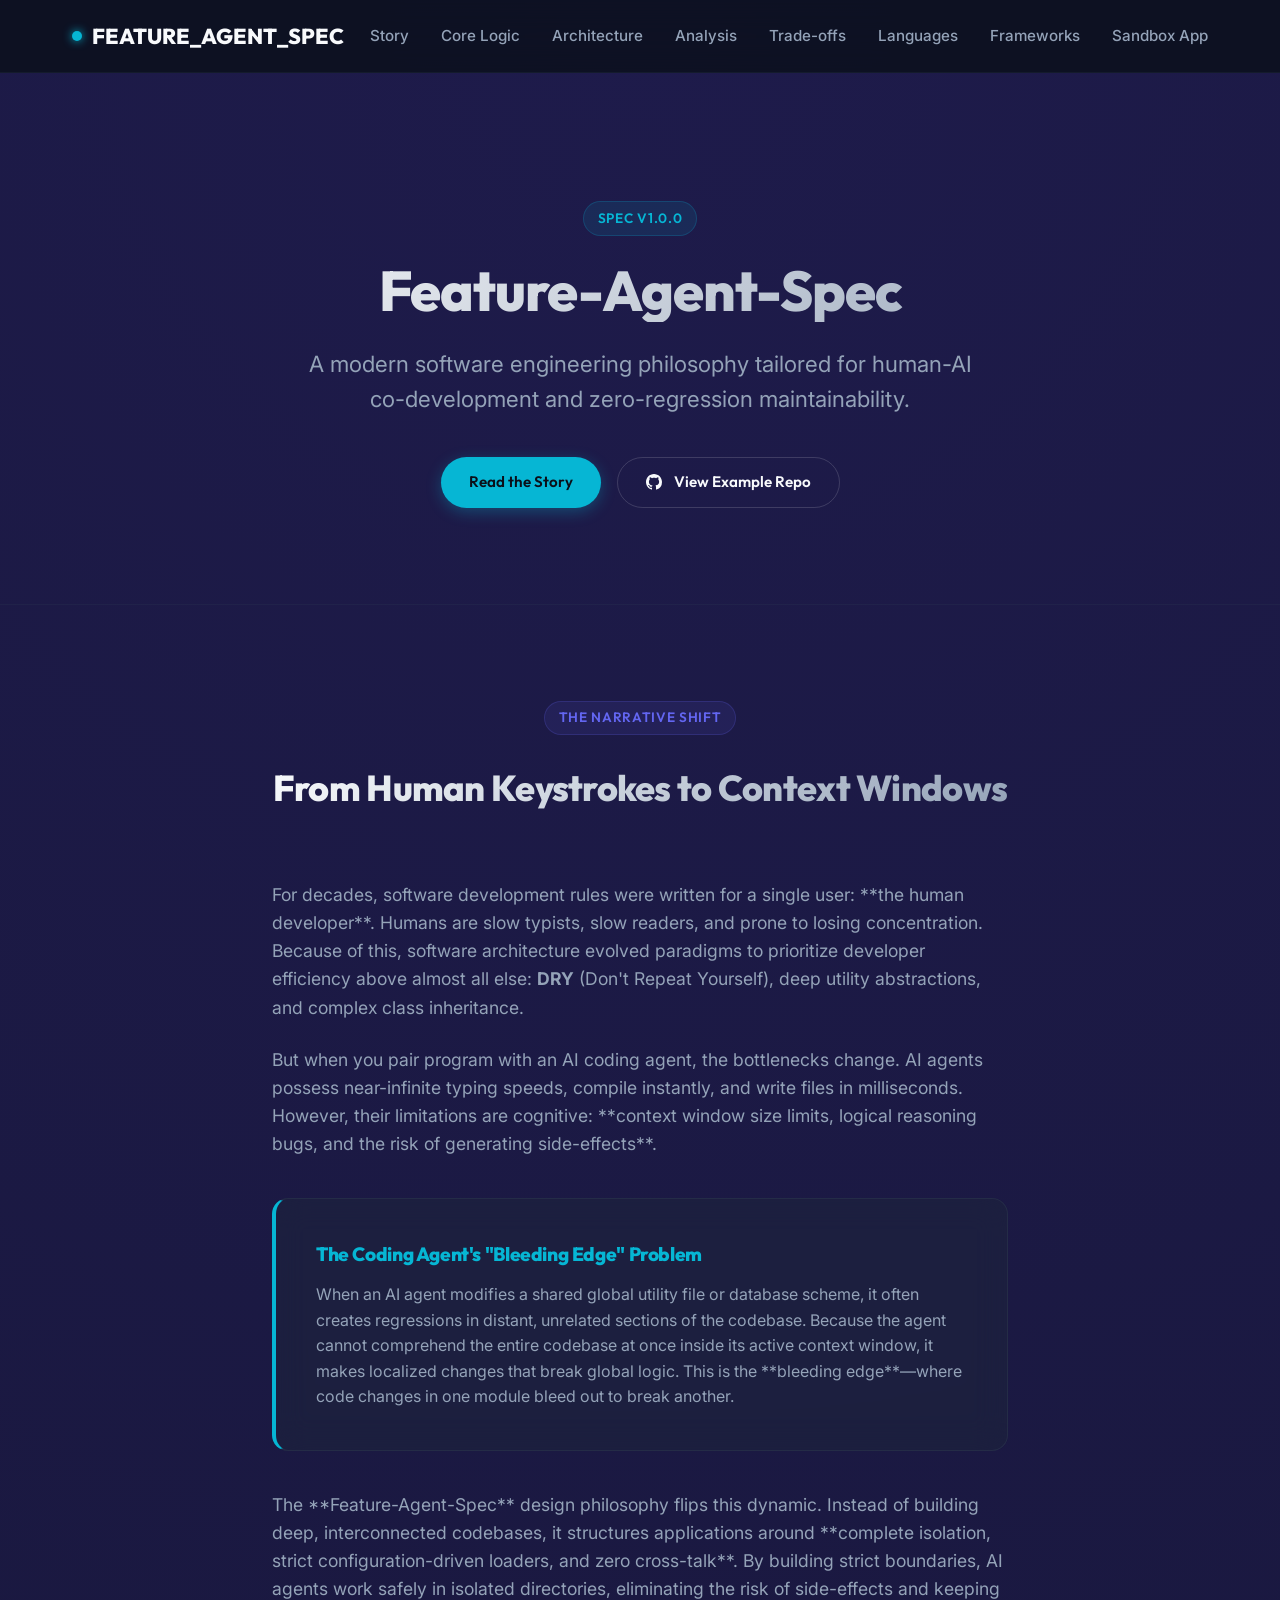
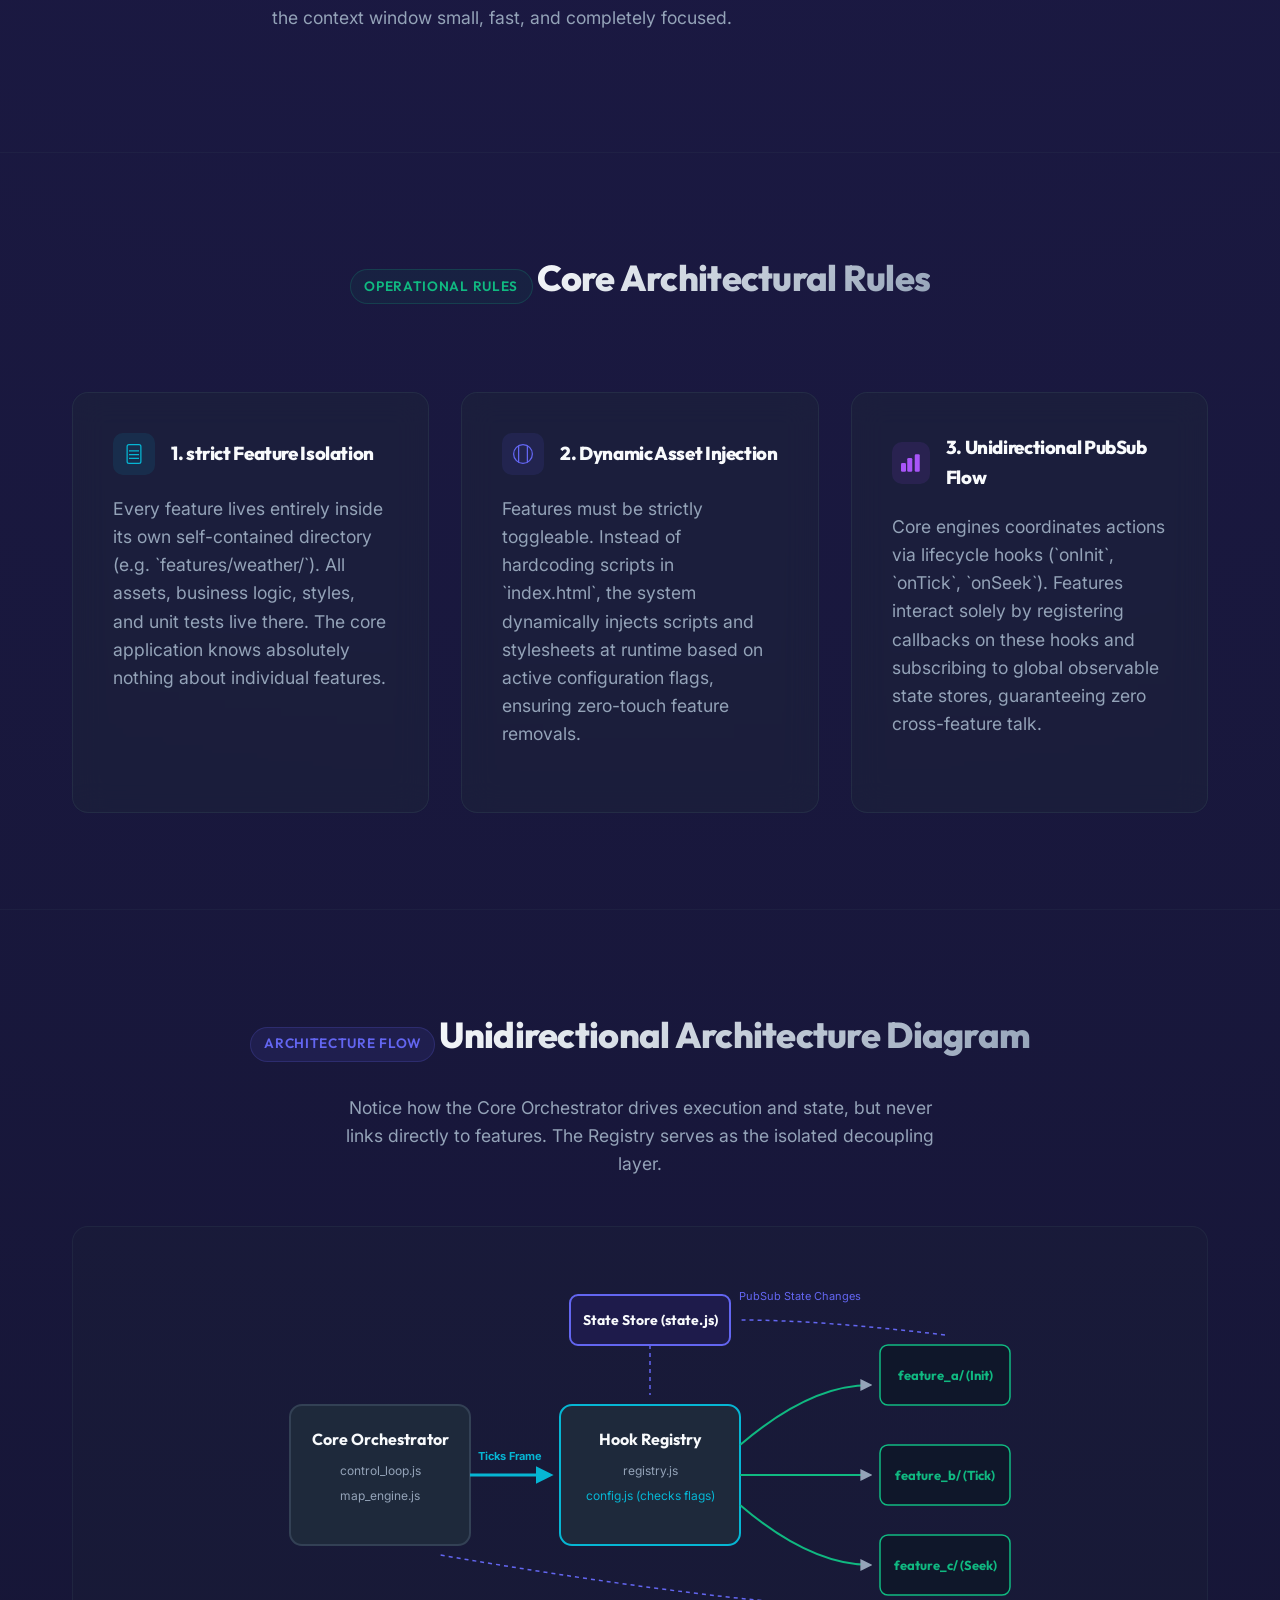
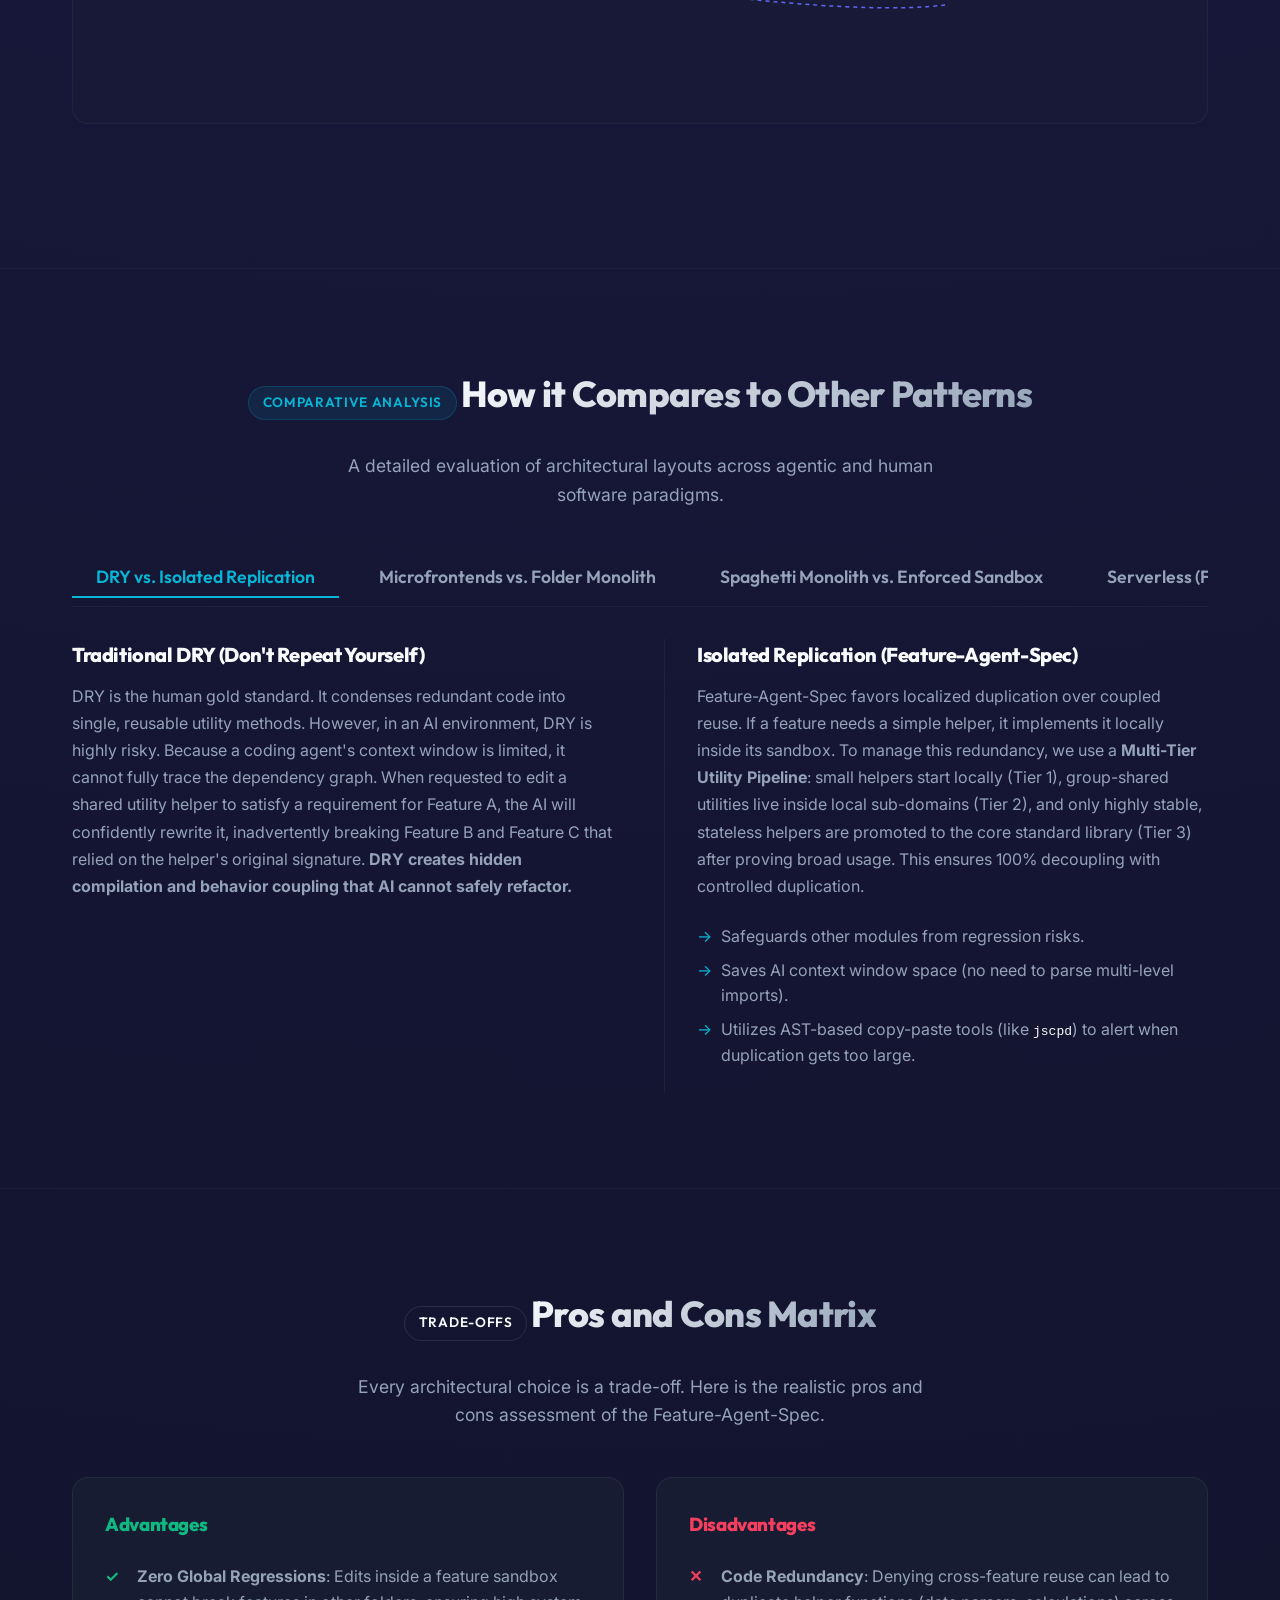
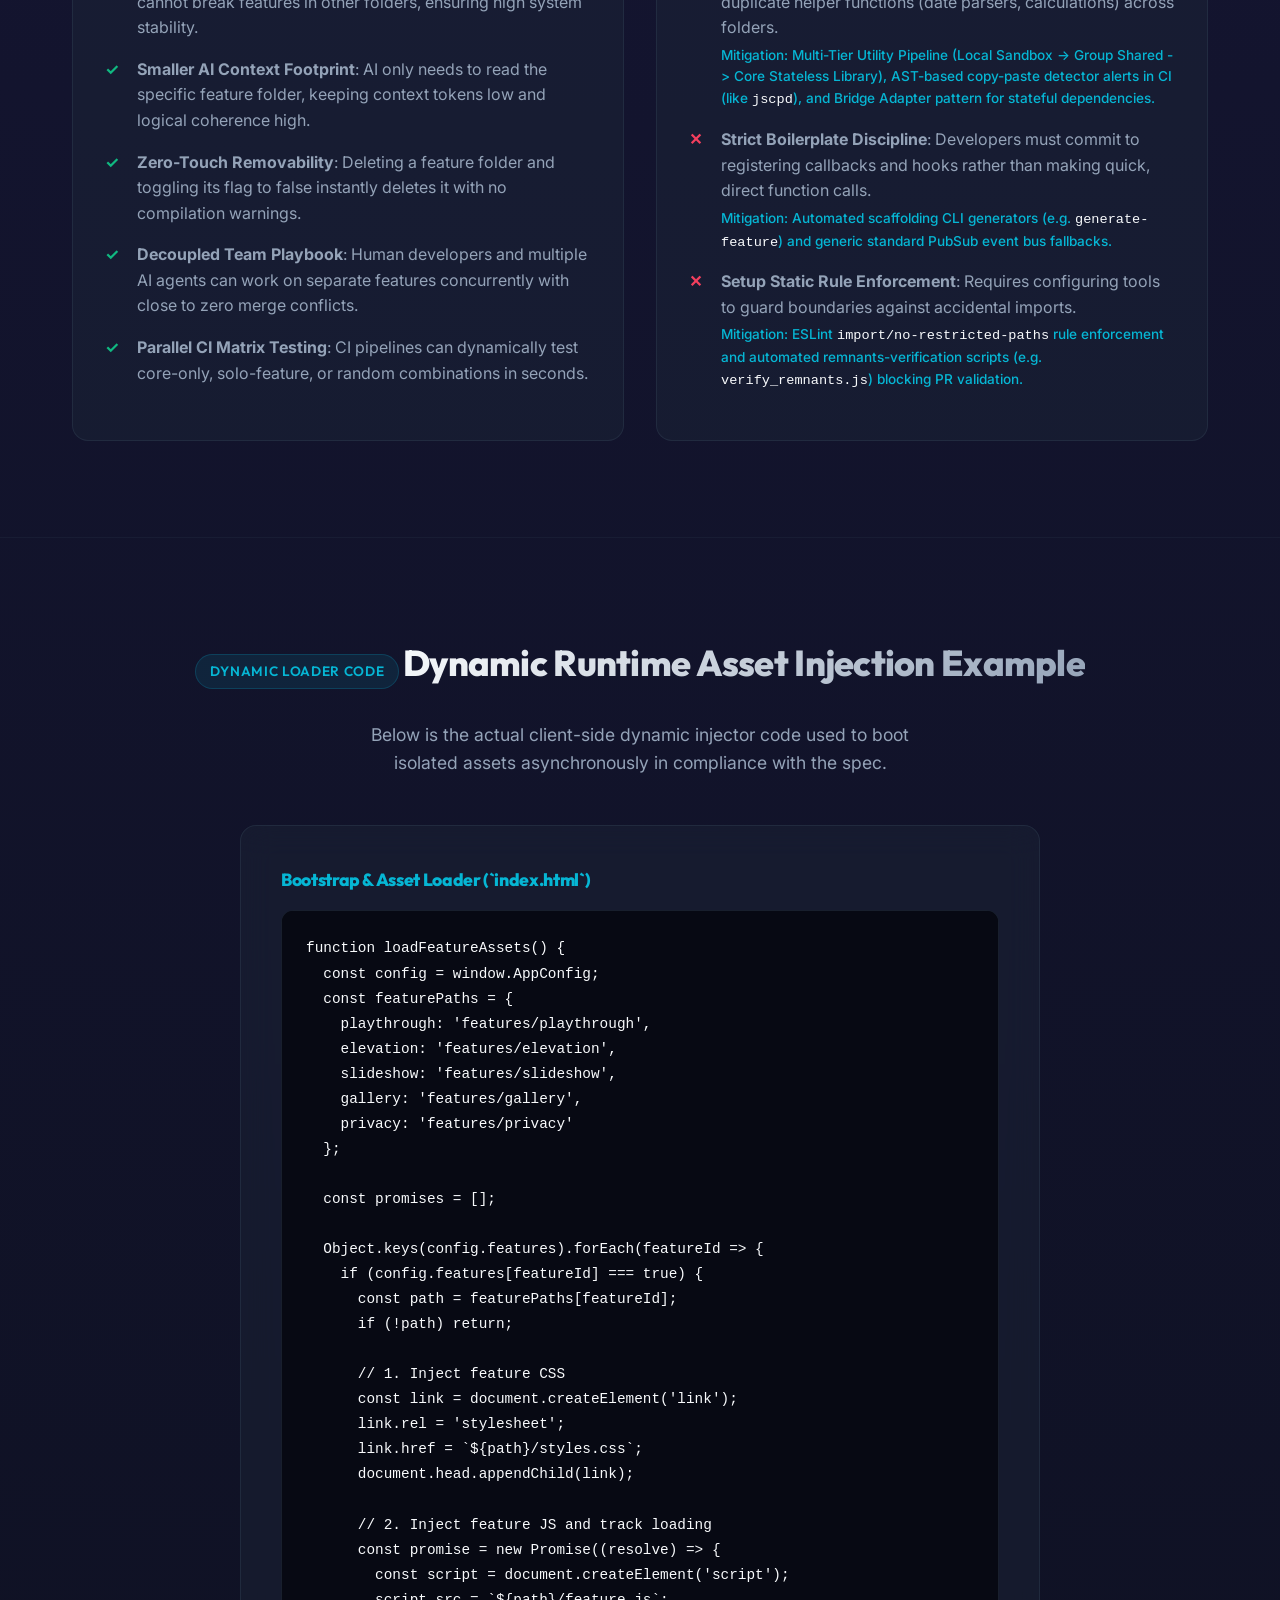
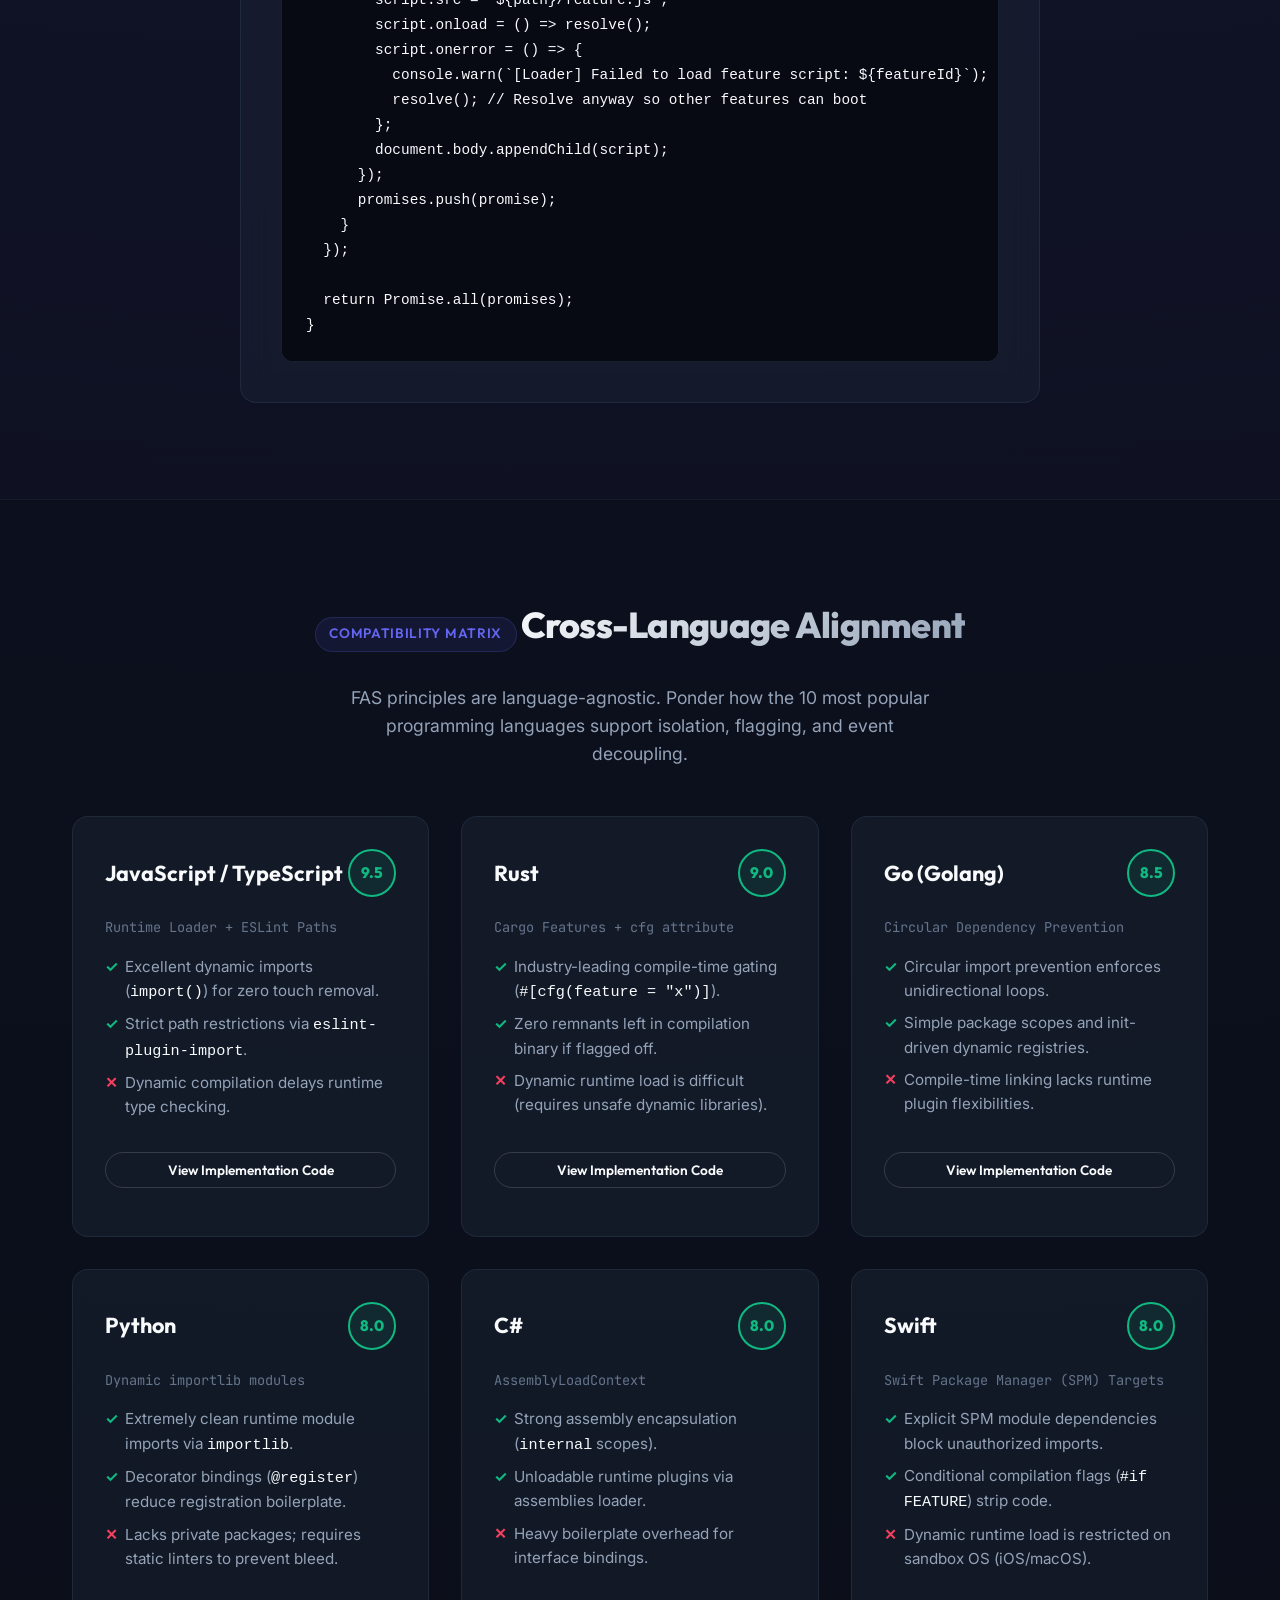
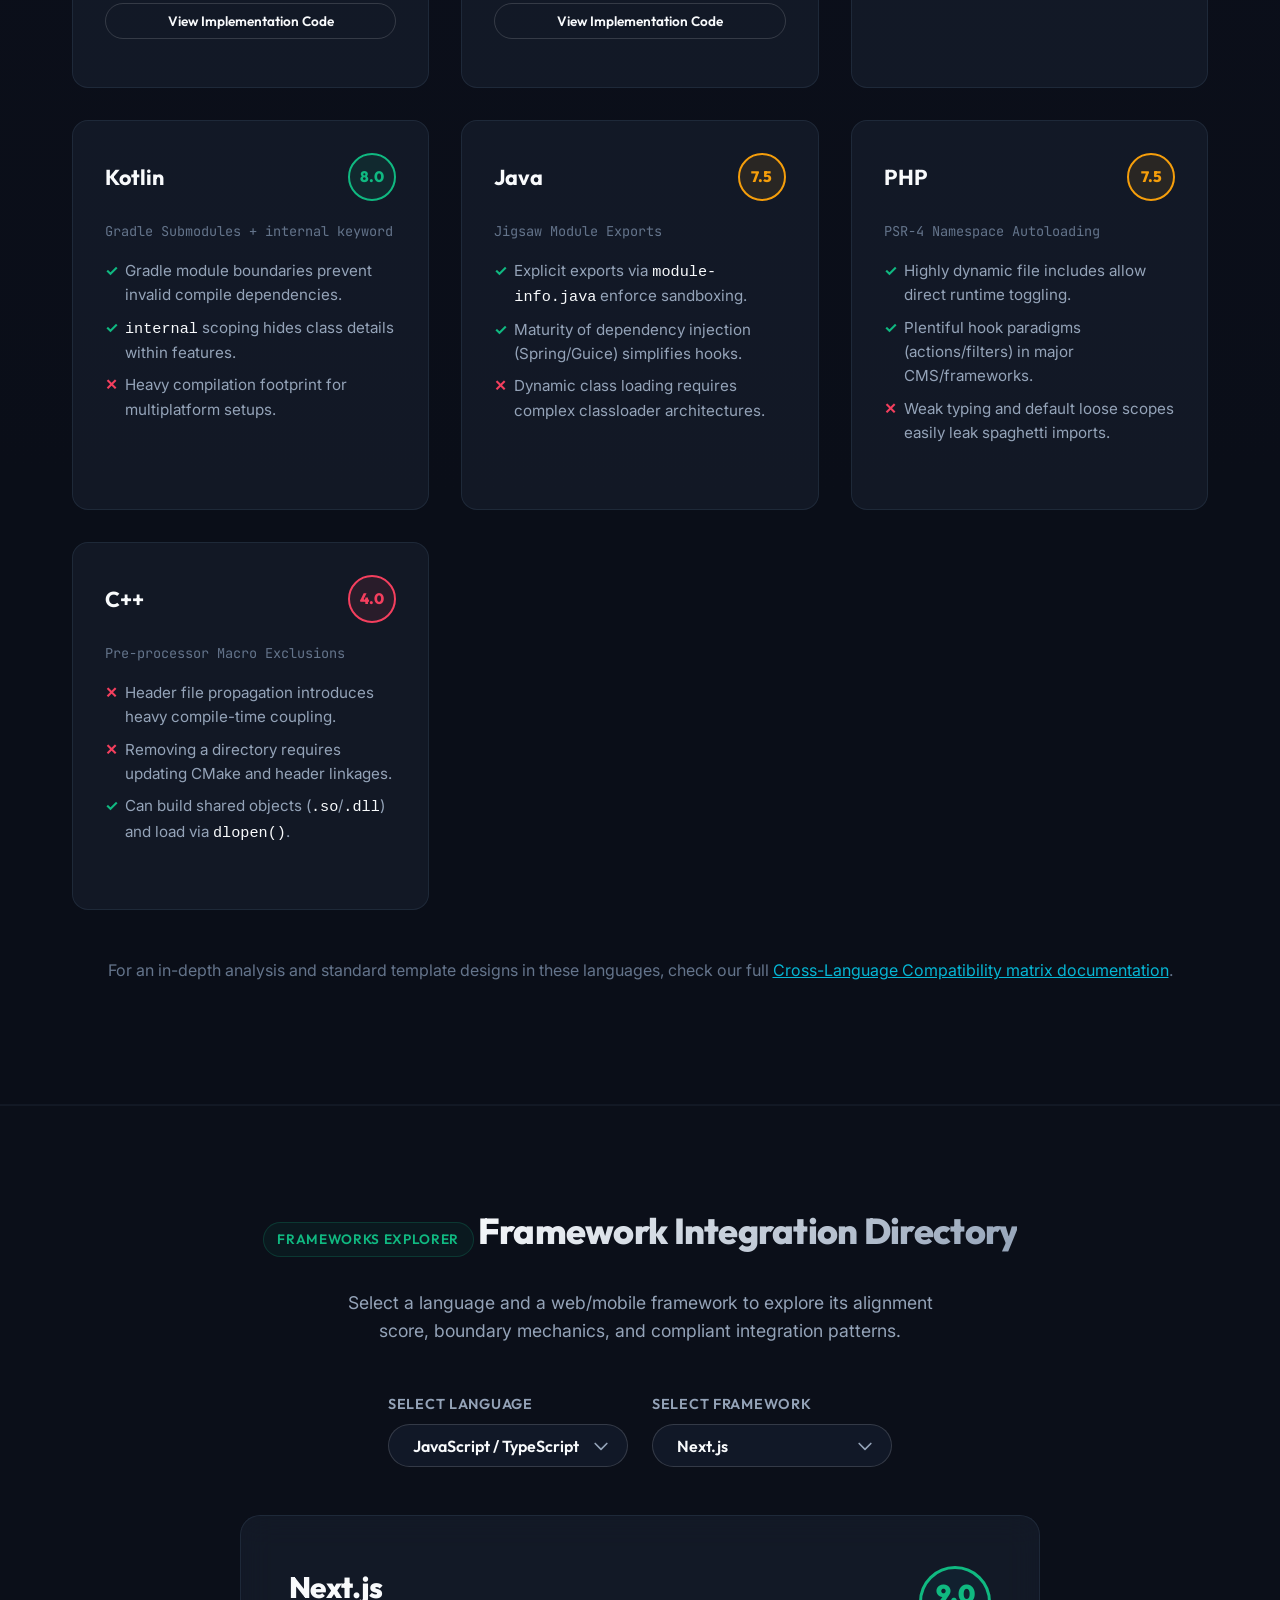
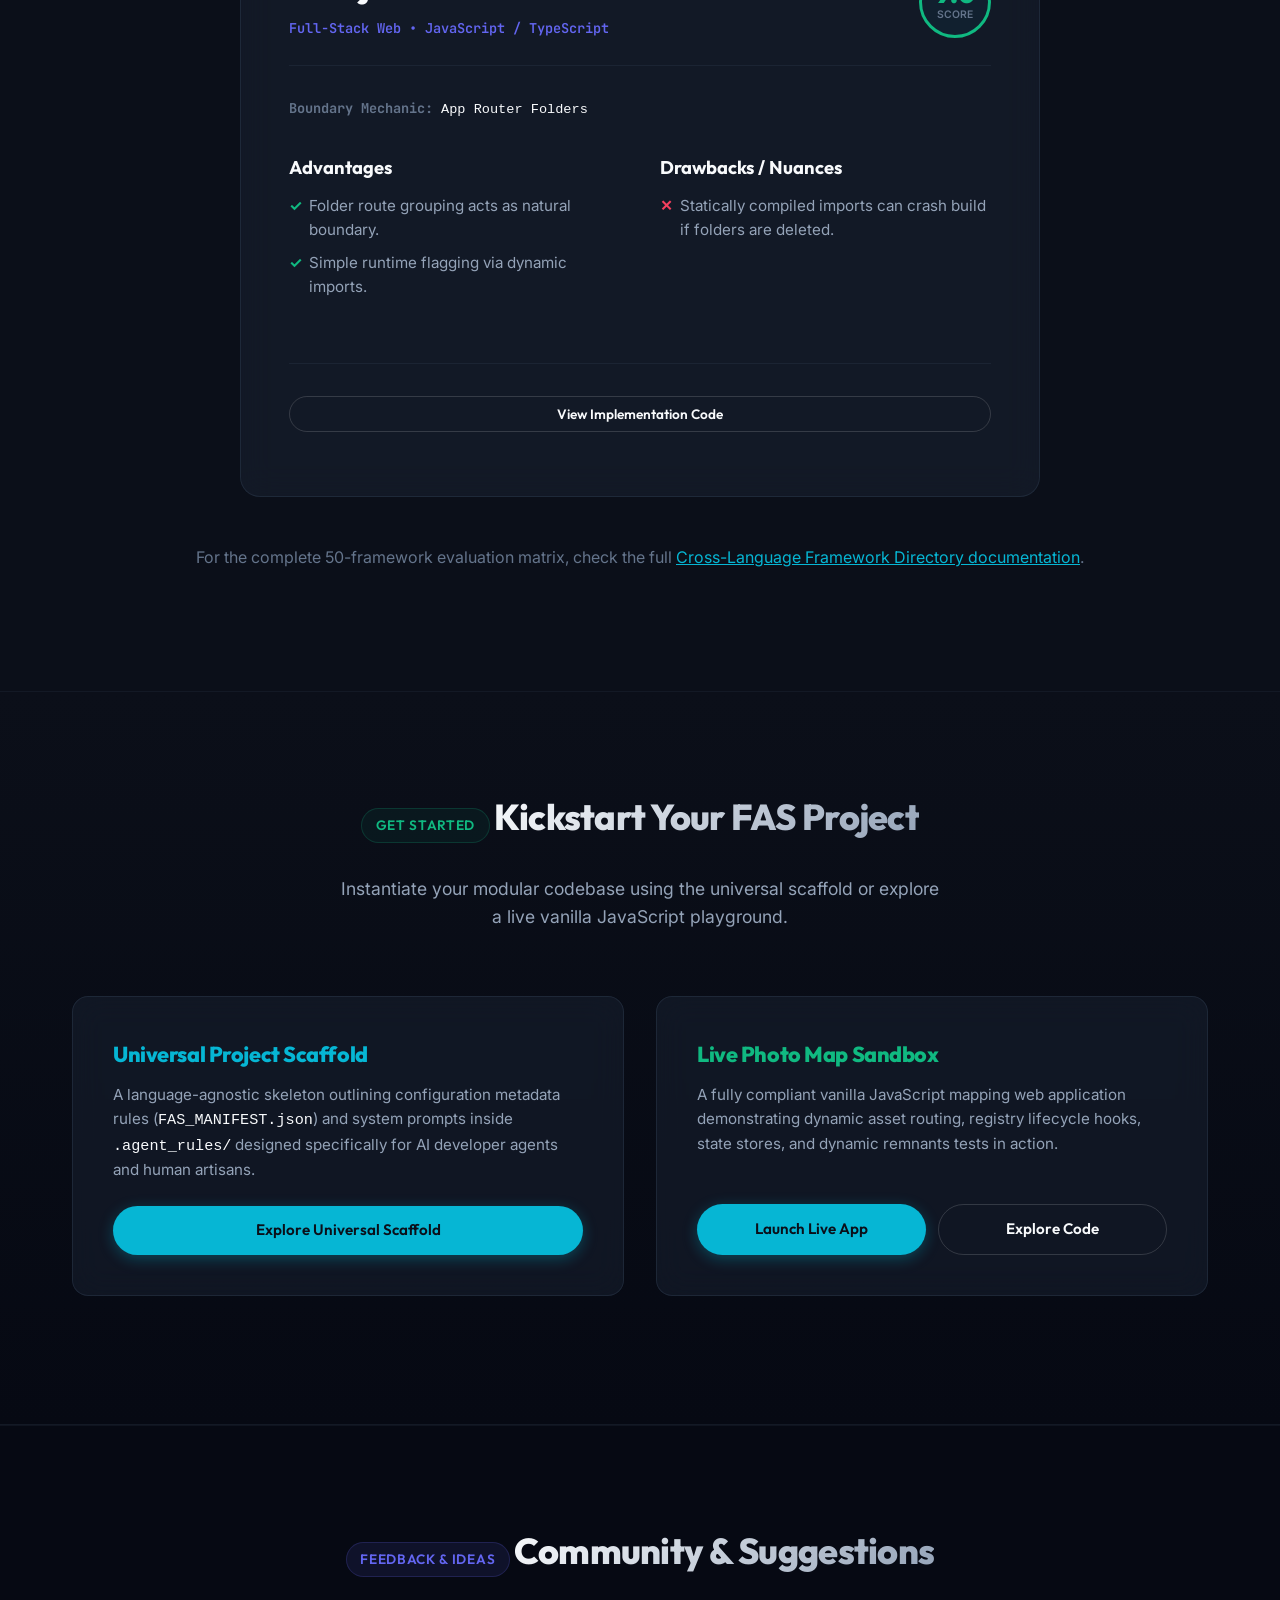
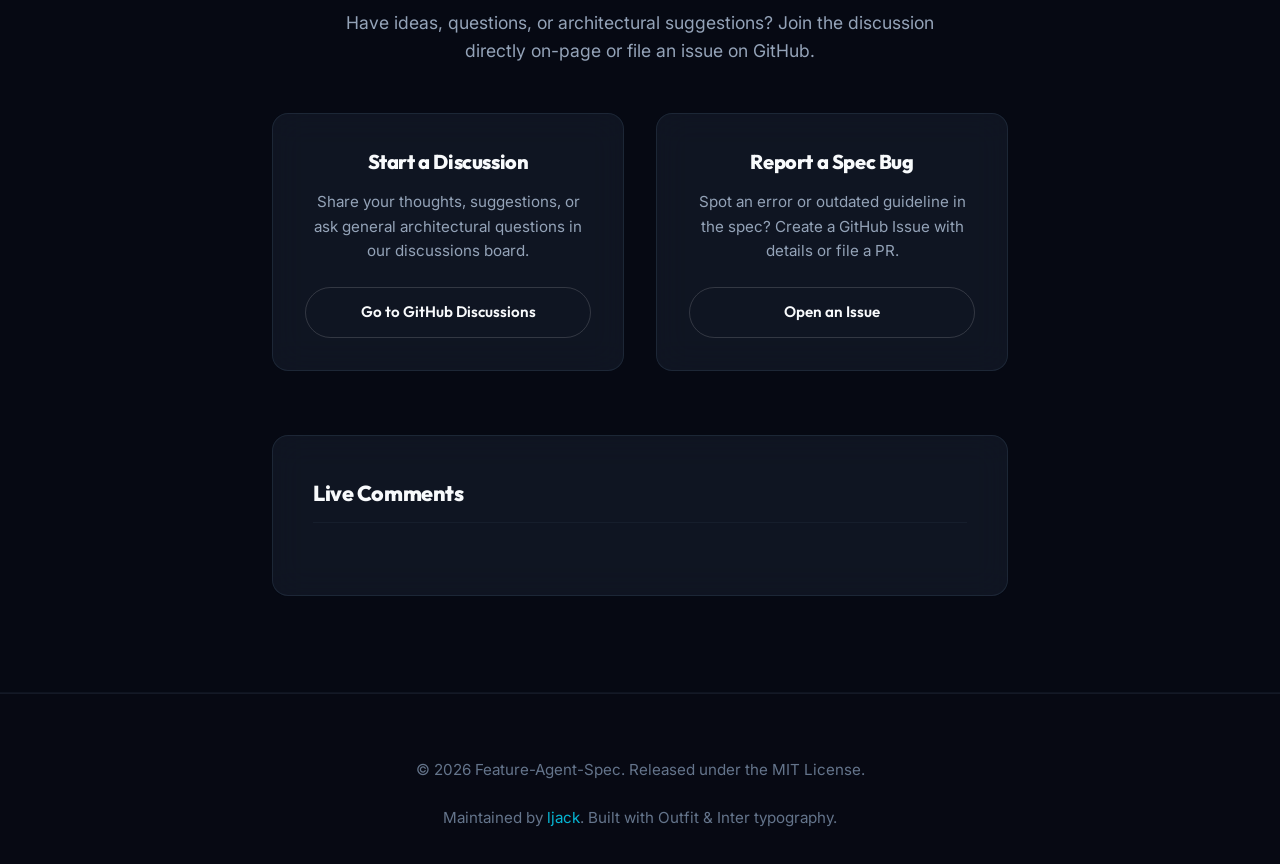
<file: index.html>
<!DOCTYPE html>
<html lang="en">
<head>
  <meta charset="utf-8" />
  <meta name="viewport" content="width=device-width, initial-scale=1" />
  <title>Feature-Agent-Spec: Agentic Software Architecture</title>
  
  <!-- Google Fonts -->
  <link rel="preconnect" href="https://fonts.googleapis.com" />
  <link rel="preconnect" href="https://fonts.gstatic.com" crossorigin />
  <link href="https://fonts.googleapis.com/css2?family=Inter:wght@300;400;500;600;700&family=Outfit:wght@400;600;800;900&family=JetBrains+Mono:wght@400;500&display=swap" rel="stylesheet" />
  
  <!-- Base Stylesheet -->
  <link rel="stylesheet" href="index.css" />
</head>
<body>

  <!-- Navigation Bar -->
  <header>
    <div class="container header-container">
      <a href="#" class="logo">
        <span class="logo-dot"></span>
        FEATURE_AGENT_SPEC
      </a>
      <ul class="nav-links">
        <li><a href="#philosophy">Story</a></li>
        <li><a href="#principles">Core Logic</a></li>
        <li><a href="#diagrams">Architecture</a></li>
        <li><a href="#analysis">Analysis</a></li>
        <li><a href="#tradeoffs">Trade-offs</a></li>
        <li><a href="#languages">Languages</a></li>
        <li><a href="#frameworks">Frameworks</a></li>
        <li><a href="https://github.com/ljack/feature-agent-spec-gpx-photo-map-playthrough" target="_blank" rel="noopener noreferrer">Sandbox App</a></li>
      </ul>
    </div>
  </header>

  <!-- Hero Section -->
  <section class="hero">
    <div class="container">
      <span class="badge badge-cyan">Spec v1.0.0</span>
      <h1>Feature-Agent-Spec</h1>
      <p class="hero-subtitle">A modern software engineering philosophy tailored for human-AI co-development and zero-regression maintainability.</p>
      <div class="hero-actions">
        <a href="#philosophy" class="btn btn-primary">Read the Story</a>
        <a href="https://github.com/ljack/feature-agent-spec-gpx-photo-map-playthrough" class="btn btn-outline" target="_blank" rel="noopener noreferrer">
          <svg width="16" height="16" fill="currentColor" viewBox="0 0 16 16" style="margin-right: 0.25rem;">
            <path d="M8 0C3.58 0 0 3.58 0 8c0 3.54 2.29 6.53 5.47 7.59.4.07.55-.17.55-.38 0-.19-.01-.82-.01-1.49-2.01.37-2.53-.49-2.69-.94-.09-.23-.48-.94-.82-1.13-.28-.15-.68-.52-.01-.53.63-.01 1.08.58 1.23.82.72 1.21 1.87.87 2.33.66.07-.52.28-.87.51-1.07-1.78-.2-3.64-.89-3.64-3.95 0-.87.31-1.59.82-2.15-.08-.2-.36-1.02.08-2.12 0 0 .67-.21 2.2.82.64-.18 1.32-.27 2-.27.68 0 1.36.09 2 .27 1.53-1.04 2.2-.82 2.2-.82.44 1.1.16 1.92.08 2.12.51.56.82 1.27.82 2.15 0 3.07-1.87 3.75-3.65 3.95.29.25.54.73.54 1.48 0 1.07-.01 1.93-.01 2.2 0 .21.15.46.55.38A8.012 8.012 0 0 0 16 8c0-4.42-3.58-8-8-8z"/>
          </svg>
          View Example Repo
        </a>
      </div>
    </div>
  </section>

  <!-- Narrative Story Section -->
  <section id="philosophy">
    <div class="container" style="max-width: 800px;">
      <div style="text-align: center; margin-bottom: 3rem;">
        <span class="badge badge-indigo">The Narrative Shift</span>
        <h2>From Human Keystrokes to Context Windows</h2>
      </div>
      <p>For decades, software development rules were written for a single user: **the human developer**. Humans are slow typists, slow readers, and prone to losing concentration. Because of this, software architecture evolved paradigms to prioritize developer efficiency above almost all else: <strong>DRY</strong> (Don't Repeat Yourself), deep utility abstractions, and complex class inheritance.</p>
      
      <p>But when you pair program with an AI coding agent, the bottlenecks change. AI agents possess near-infinite typing speeds, compile instantly, and write files in milliseconds. However, their limitations are cognitive: **context window size limits, logical reasoning bugs, and the risk of generating side-effects**.</p>
      
      <div class="card" style="margin: 2.5rem 0; border-left: 4px solid var(--accent-cyan);">
        <h4 style="font-size: 1.2rem; margin-bottom: 0.75rem; color: var(--accent-cyan);">The Coding Agent's "Bleeding Edge" Problem</h4>
        <p style="font-size: 1rem; margin-bottom: 0; color: var(--text-secondary);">When an AI agent modifies a shared global utility file or database scheme, it often creates regressions in distant, unrelated sections of the codebase. Because the agent cannot comprehend the entire codebase at once inside its active context window, it makes localized changes that break global logic. This is the **bleeding edge**—where code changes in one module bleed out to break another.</p>
      </div>

      <p>The **Feature-Agent-Spec** design philosophy flips this dynamic. Instead of building deep, interconnected codebases, it structures applications around **complete isolation, strict configuration-driven loaders, and zero cross-talk**. By building strict boundaries, AI agents work safely in isolated directories, eliminating the risk of side-effects and keeping the context window small, fast, and completely focused.</p>
    </div>
  </section>

  <!-- Core Architecture Principles -->
  <section id="principles">
    <div class="container">
      <div style="text-align: center; margin-bottom: 4rem;">
        <span class="badge badge-emerald">Operational Rules</span>
        <h2>Core Architectural Rules</h2>
      </div>
      
      <div class="feature-grid">
        <!-- Principle 1 -->
        <div class="card">
          <div class="feature-header">
            <div class="feature-icon">
              <svg width="20" height="20" fill="currentColor" viewBox="0 0 16 16">
                <path d="M12 1a1 1 0 0 1 1 1v12a1 1 0 0 1-1 1H4a1 1 0 0 1-1-1V2a1 1 0 0 1 1-1h8zM4 0a2 2 0 0 0-2 2v12a2 2 0 0 0 2 2h8a2 2 0 0 0 2-2V2a2 2 0 0 0-2-2H4z"/>
                <path d="M4 6h8V5H4v1zm0 3h8V8H4v1zm0 3h8v-1H4v1z"/>
              </svg>
            </div>
            <h3>1. strict Feature Isolation</h3>
          </div>
          <p>Every feature lives entirely inside its own self-contained directory (e.g. `features/weather/`). All assets, business logic, styles, and unit tests live there. The core application knows absolutely nothing about individual features.</p>
        </div>

        <!-- Principle 2 -->
        <div class="card">
          <div class="feature-header">
            <div class="feature-icon" style="color: var(--accent-indigo); background: rgba(99, 102, 241, 0.1);">
              <svg width="20" height="20" fill="currentColor" viewBox="0 0 16 16">
                <path d="M8 15A7 7 0 1 1 8 1a7 7 0 0 1 0 14zm0 1A8 8 0 1 0 8 0a8 8 0 0 0 0 16z"/>
                <path d="M11.5 15a.5.5 0 0 1-.5-.5v-13a.5.5 0 0 1 1 0v13a.5.5 0 0 1-.5.5zM4.5 15a.5.5 0 0 1-.5-.5v-13a.5.5 0 0 1 1 0v13a.5.5 0 0 1-.5.5z"/>
              </svg>
            </div>
            <h3>2. Dynamic Asset Injection</h3>
          </div>
          <p>Features must be strictly toggleable. Instead of hardcoding scripts in `index.html`, the system dynamically injects scripts and stylesheets at runtime based on active configuration flags, ensuring zero-touch feature removals.</p>
        </div>

        <!-- Principle 3 -->
        <div class="card">
          <div class="feature-header">
            <div class="feature-icon" style="color: var(--accent-purple); background: rgba(168, 85, 247, 0.1);">
              <svg width="20" height="20" fill="currentColor" viewBox="0 0 16 16">
                <path d="M11 2a1 1 0 0 1 1-1h2a1 1 0 0 1 1 1v12a1 1 0 0 1-1 1h-2a1 1 0 0 1-1-1V2z"/>
                <path d="M5 5a1 1 0 0 1 1-1h2a1 1 0 0 1 1 1v9a1 1 0 0 1-1 1H6a1 1 0 0 1-1-1V5z"/>
                <path d="M0 9a1 1 0 0 1 1-1h2a1 1 0 0 1 1 1v5a1 1 0 0 1-1 1H1a1 1 0 0 1-1-1V9z"/>
              </svg>
            </div>
            <h3>3. Unidirectional PubSub Flow</h3>
          </div>
          <p>Core engines coordinates actions via lifecycle hooks (`onInit`, `onTick`, `onSeek`). Features interact solely by registering callbacks on these hooks and subscribing to global observable state stores, guaranteeing zero cross-feature talk.</p>
        </div>
      </div>
    </div>
  </section>

  <!-- Interactive SVG Diagrams -->
  <section id="diagrams">
    <div class="container">
      <div style="text-align: center; margin-bottom: 2rem;">
        <span class="badge badge-indigo">Architecture Flow</span>
        <h2>Unidirectional Architecture Diagram</h2>
        <p style="max-width: 600px; margin: 0.5rem auto 0;">Notice how the Core Orchestrator drives execution and state, but never links directly to features. The Registry serves as the isolated decoupling layer.</p>
      </div>

      <div class="diagram-container">
        <!-- SVG Vector Diagram -->
        <svg class="diagram-svg" viewBox="0 0 800 400" xmlns="http://www.w3.org/2000/svg">
          <!-- Definitions for markers and filters -->
          <defs>
            <marker id="arrow" viewBox="0 0 10 10" refX="8" refY="5" markerWidth="6" markerHeight="6" orient="auto-start-reverse">
              <path d="M 0 0 L 10 5 L 0 10 z" fill="#94a3b8"/>
            </marker>
            <marker id="arrow-glow" viewBox="0 0 10 10" refX="8" refY="5" markerWidth="6" markerHeight="6" orient="auto-start-reverse">
              <path d="M 0 0 L 10 5 L 0 10 z" fill="#06b6d4"/>
            </marker>
          </defs>

          <!-- Core Block -->
          <rect x="50" y="130" width="180" height="140" rx="12" fill="#1e293b" stroke="#334155" stroke-width="2"/>
          <text x="140" y="170" fill="#f8fafc" font-family="Outfit" font-weight="bold" font-size="16" text-anchor="middle">Core Orchestrator</text>
          <text x="140" y="200" fill="#94a3b8" font-family="Inter" font-size="12" text-anchor="middle">control_loop.js</text>
          <text x="140" y="225" fill="#94a3b8" font-family="Inter" font-size="12" text-anchor="middle">map_engine.js</text>

          <!-- Flow: Core -> Registry -->
          <line x1="230" y1="200" x2="310" y2="200" stroke="#06b6d4" stroke-width="3" marker-end="url(#arrow-glow)"/>
          <text x="270" y="185" fill="#06b6d4" font-family="Inter" font-size="11" font-weight="bold" text-anchor="middle">Ticks Frame</text>

          <!-- Registry Block -->
          <rect x="320" y="130" width="180" height="140" rx="12" fill="#1e293b" stroke="#06b6d4" stroke-width="2"/>
          <text x="410" y="170" fill="#f8fafc" font-family="Outfit" font-weight="bold" font-size="16" text-anchor="middle">Hook Registry</text>
          <text x="410" y="200" fill="#94a3b8" font-family="Inter" font-size="12" text-anchor="middle">registry.js</text>
          <text x="410" y="225" fill="#06b6d4" font-family="Inter" font-size="12" text-anchor="middle">config.js (checks flags)</text>

          <!-- Flows: Registry -> Features -->
          <path d="M 500 170 Q 570 110 630 110" fill="none" stroke="#10b981" stroke-width="2" marker-end="url(#arrow)"/>
          <path d="M 500 200 L 630 200" fill="none" stroke="#10b981" stroke-width="2" marker-end="url(#arrow)"/>
          <path d="M 500 230 Q 570 290 630 290" fill="none" stroke="#10b981" stroke-width="2" marker-end="url(#arrow)"/>

          <!-- Feature Sandboxes -->
          <!-- Feature A -->
          <rect x="640" y="70" width="130" height="60" rx="8" fill="#0f172a" stroke="#10b981" stroke-width="1.5"/>
          <text x="705" y="105" fill="#10b981" font-family="Outfit" font-weight="bold" font-size="13" text-anchor="middle">feature_a/ (Init)</text>

          <!-- Feature B -->
          <rect x="640" y="170" width="130" height="60" rx="8" fill="#0f172a" stroke="#10b981" stroke-width="1.5"/>
          <text x="705" y="205" fill="#10b981" font-family="Outfit" font-weight="bold" font-size="13" text-anchor="middle">feature_b/ (Tick)</text>

          <!-- Feature C -->
          <rect x="640" y="260" width="130" height="60" rx="8" fill="#0f172a" stroke="#10b981" stroke-width="1.5"/>
          <text x="705" y="295" fill="#10b981" font-family="Outfit" font-weight="bold" font-size="13" text-anchor="middle">feature_c/ (Seek)</text>

          <!-- State Store Overlay -->
          <rect x="330" y="20" width="160" height="50" rx="8" fill="#1e1b4b" stroke="#6366f1" stroke-width="2"/>
          <text x="410" y="50" fill="#f8fafc" font-family="Outfit" font-weight="bold" font-size="14" text-anchor="middle">State Store (state.js)</text>

          <!-- Dotted Lines: Features <-> State -->
          <path d="M 705 60 Q 580 45 500 45" fill="none" stroke="#6366f1" stroke-width="1.5" stroke-dasharray="4,4"/>
          <path d="M 705 330 Q 580 345 200 280" fill="none" stroke="#6366f1" stroke-width="1.5" stroke-dasharray="4,4" />
          <line x1="410" y1="70" x2="410" y2="120" stroke="#6366f1" stroke-width="1.5" stroke-dasharray="4,4"/>
          
          <text x="560" y="25" fill="#6366f1" font-family="Inter" font-size="11" text-anchor="middle">PubSub State Changes</text>
        </svg>
      </div>
    </div>
  </section>

  <!-- Deep Architecture Analysis Section -->
  <section id="analysis">
    <div class="container">
      <div style="text-align: center; margin-bottom: 3rem;">
        <span class="badge badge-cyan">Comparative Analysis</span>
        <h2>How it Compares to Other Patterns</h2>
        <p style="max-width: 600px; margin: 0.5rem auto 0;">A detailed evaluation of architectural layouts across agentic and human software paradigms.</p>
      </div>

      <div class="tab-container">
        <!-- Navigation Tabs -->
        <div class="tab-nav">
          <button class="tab-btn active" onclick="switchTab(event, 'tab-dry')">DRY vs. Isolated Replication</button>
          <button class="tab-btn" onclick="switchTab(event, 'tab-micro')">Microfrontends vs. Folder Monolith</button>
          <button class="tab-btn" onclick="switchTab(event, 'tab-mono')">Spaghetti Monolith vs. Enforced Sandbox</button>
          <button class="tab-btn" onclick="switchTab(event, 'tab-faas')">Serverless (FaaS) vs. Feature-Agent-Spec</button>
        </div>

        <!-- Tab 1: DRY -->
        <div id="tab-dry" class="tab-panel active">
          <div class="analysis-block">
            <h4>Traditional DRY (Don't Repeat Yourself)</h4>
            <p>DRY is the human gold standard. It condenses redundant code into single, reusable utility methods. However, in an AI environment, DRY is highly risky. Because a coding agent's context window is limited, it cannot fully trace the dependency graph. When requested to edit a shared utility helper to satisfy a requirement for Feature A, the AI will confidently rewrite it, inadvertently breaking Feature B and Feature C that relied on the helper's original signature. <strong>DRY creates hidden compilation and behavior coupling that AI cannot safely refactor.</strong></p>
          </div>
          <div class="analysis-block" style="border-left: 1px solid rgba(51, 65, 85, 0.3); padding-left: 2rem;">
            <h4>Isolated Replication (Feature-Agent-Spec)</h4>
            <p>Feature-Agent-Spec favors localized duplication over coupled reuse. If a feature needs a simple helper, it implements it locally inside its sandbox. To manage this redundancy, we use a <strong>Multi-Tier Utility Pipeline</strong>: small helpers start locally (Tier 1), group-shared utilities live inside local sub-domains (Tier 2), and only highly stable, stateless helpers are promoted to the core standard library (Tier 3) after proving broad usage. This ensures 100% decoupling with controlled duplication.</p>
            <ul class="bullet-list" style="margin-top: 1rem;">
              <li>Safeguards other modules from regression risks.</li>
              <li>Saves AI context window space (no need to parse multi-level imports).</li>
              <li>Utilizes AST-based copy-paste tools (like <code>jscpd</code>) to alert when duplication gets too large.</li>
            </ul>
          </div>
        </div>

        <!-- Tab 2: Microfrontends -->
        <div id="tab-micro" class="tab-panel">
          <div class="analysis-block">
            <h4>Microservices / Microfrontends</h4>
            <p>Microservices resolve coupling by splitting code into physically distinct repositories, build pipelines, and server runtimes. While this guarantees modular isolation, it introduces immense operational complexity: custom Webpack module federation configs, distinct deployment pipelines, network latency, CORS hassles, and difficult local debugging setup. For small to medium-sized apps, microfrontends represent excessive infrastructure overkill.</p>
          </div>
          <div class="analysis-block" style="border-left: 1px solid rgba(51, 65, 85, 0.3); padding-left: 2rem;">
            <h4>Folder-Level Monolith (Feature-Agent-Spec)</h4>
            <p>Feature-Agent-Spec achieves micro-level decoupling **inside a simple monolithic repository**. It enforces isolation boundaries strictly via folder layouts and linting/static rules, rather than multi-repo physical boundaries. You maintain a single build pipeline, run the entire app locally in seconds, and execute test scripts immediately, obtaining the structural benefits of microfrontends with none of the network or hosting overhead.</p>
            <ul class="bullet-list" style="margin-top: 1rem;">
              <li>Zero build-time federated configuration required.</li>
              <li>Local dev server spins up instantly with `npm run dev`.</li>
            </ul>
          </div>
        </div>

        <!-- Tab 3: Monolith -->
        <div id="tab-mono" class="tab-panel">
          <div class="analysis-block">
            <h4>Spaghetti Monoliths</h4>
            <p>Traditional monolithic codebases allow direct, ad-hoc imports across any file boundaries. Over time, code paths resemble spaghetti. Feature A directly imports from Feature B, the core launcher directly links to styles inside individual widgets, and routes are hardcoded inside central configuration arrays. Deleting a directory in a spaghetti monolith causes a domino effect of compilation crashes, broken links, and hidden asset calls.</p>
          </div>
          <div class="analysis-block" style="border-left: 1px solid rgba(51, 65, 85, 0.3); padding-left: 2rem;">
            <h4>Enforced Sandbox Monolith</h4>
            <p>Feature-Agent-Spec mandates strict unidirectional flow: Core never imports from Features, and Features never cross-talk. Features register themselves dynamically at runtime. If a folder (like `features/privacy/`) is completely deleted, the core and other features still compile, run, and pass CI tests immediately because **no static imports or dead asset calls were left behind** in the core templates.</p>
            <ul class="bullet-list" style="margin-top: 1rem;">
              <li>Guarantees 100% touchless feature removals.</li>
              <li>Limits git branch conflicts to configuration files.</li>
            </ul>
          </div>
        </div>

        <!-- Tab 4: FaaS -->
        <div id="tab-faas" class="tab-panel">
          <div class="analysis-block">
            <h4>Serverless Functions / FaaS (Lambdas, Cloud Functions, Edge Workers)</h4>
            <p>FaaS separates application logic at the infrastructure level into separate, stateless, event-triggered functions (e.g. AWS Lambda, Google Cloud Functions, Cloudflare Workers). FaaS guarantees isolation but introduces massive operational friction: cold starts, complex local emulators, environment variables sync, CORS, database connection pool exhaustion, and slow distributed CI testing pipelines. Multi-feature updates require updating and redeploying dozens of separate functions.</p>
          </div>
          <div class="analysis-block" style="border-left: 1px solid rgba(51, 65, 85, 0.3); padding-left: 2rem;">
            <h4>Codebase-Level Folder Sandboxes</h4>
            <p>Feature-Agent-Spec achieves decoupling and sandbox separation **inside the same runtime process** at the file-system folder level. Features hook directly into central loaders and state stores using local event buses, entirely avoiding network hops, database connection issues, cold start latencies, and API gateway complexities. Testing different combinations requires only a simple Node matrix test script that boots in milliseconds.</p>
            <ul class="bullet-list" style="margin-top: 1rem;">
              <li>No cold start overhead or network latency.</li>
              <li>Runs entirely inside the same process using local event buses.</li>
            </ul>
          </div>
        </div>
      </div>
    </div>
  </section>

  <!-- Trade-offs: Pros and Cons -->
  <section id="tradeoffs">
    <div class="container">
      <div style="text-align: center; margin-bottom: 2rem;">
        <span class="badge badge-rose">Trade-offs</span>
        <h2>Pros and Cons Matrix</h2>
        <p style="max-width: 600px; margin: 0.5rem auto 0;">Every architectural choice is a trade-off. Here is the realistic pros and cons assessment of the Feature-Agent-Spec.</p>
      </div>

      <div class="pros-cons-grid">
        <div class="pros-list">
          <h3>Advantages</h3>
          <ul>
            <li><strong>Zero Global Regressions</strong>: Edits inside a feature sandbox cannot break features in other folders, ensuring high system stability.</li>
            <li><strong>Smaller AI Context Footprint</strong>: AI only needs to read the specific feature folder, keeping context tokens low and logical coherence high.</li>
            <li><strong>Zero-Touch Removability</strong>: Deleting a feature folder and toggling its flag to false instantly deletes it with no compilation warnings.</li>
            <li><strong>Decoupled Team Playbook</strong>: Human developers and multiple AI agents can work on separate features concurrently with close to zero merge conflicts.</li>
            <li><strong>Parallel CI Matrix Testing</strong>: CI pipelines can dynamically test core-only, solo-feature, or random combinations in seconds.</li>
          </ul>
        </div>
        <div class="cons-list">
          <h3>Disadvantages</h3>
          <ul>
            <li>
              <strong>Code Redundancy</strong>: Denying cross-feature reuse can lead to duplicate helper functions (date parsers, calculations) across folders.
              <div style="font-size: 0.85rem; color: var(--accent-cyan); margin-top: 0.25rem; font-weight: 500;">
                Mitigation: Multi-Tier Utility Pipeline (Local Sandbox -> Group Shared -> Core Stateless Library), AST-based copy-paste detector alerts in CI (like <code>jscpd</code>), and Bridge Adapter pattern for stateful dependencies.
              </div>
            </li>
            <li>
              <strong>Strict Boilerplate Discipline</strong>: Developers must commit to registering callbacks and hooks rather than making quick, direct function calls.
              <div style="font-size: 0.85rem; color: var(--accent-cyan); margin-top: 0.25rem; font-weight: 500;">
                Mitigation: Automated scaffolding CLI generators (e.g. <code>generate-feature</code>) and generic standard PubSub event bus fallbacks.
              </div>
            </li>
            <li>
              <strong>Setup Static Rule Enforcement</strong>: Requires configuring tools to guard boundaries against accidental imports.
              <div style="font-size: 0.85rem; color: var(--accent-cyan); margin-top: 0.25rem; font-weight: 500;">
                Mitigation: ESLint <code>import/no-restricted-paths</code> rule enforcement and automated remnants-verification scripts (e.g. <code>verify_remnants.js</code>) blocking PR validation.
              </div>
            </li>
          </ul>
        </div>
      </div>
    </div>
  </section>

  <!-- Dynamic Loader Code Example -->
  <section id="code">
    <div class="container">
      <div style="text-align: center; margin-bottom: 3rem;">
        <span class="badge badge-cyan">Dynamic Loader Code</span>
        <h2>Dynamic Runtime Asset Injection Example</h2>
        <p style="max-width: 600px; margin: 0.5rem auto 0;">Below is the actual client-side dynamic injector code used to boot isolated assets asynchronously in compliance with the spec.</p>
      </div>
      
      <div class="card" style="max-width: 800px; margin: 0 auto;">
        <h4 style="font-size: 1.1rem; color: var(--accent-cyan);">Bootstrap & Asset Loader (`index.html`)</h4>
        <pre><code>function loadFeatureAssets() {
  const config = window.AppConfig;
  const featurePaths = {
    playthrough: 'features/playthrough',
    elevation: 'features/elevation',
    slideshow: 'features/slideshow',
    gallery: 'features/gallery',
    privacy: 'features/privacy'
  };

  const promises = [];

  Object.keys(config.features).forEach(featureId => {
    if (config.features[featureId] === true) {
      const path = featurePaths[featureId];
      if (!path) return;

      // 1. Inject feature CSS
      const link = document.createElement('link');
      link.rel = 'stylesheet';
      link.href = `${path}/styles.css`;
      document.head.appendChild(link);

      // 2. Inject feature JS and track loading
      const promise = new Promise((resolve) => {
        const script = document.createElement('script');
        script.src = `${path}/feature.js`;
        script.onload = () => resolve();
        script.onerror = () => {
          console.warn(`[Loader] Failed to load feature script: ${featureId}`);
          resolve(); // Resolve anyway so other features can boot
        };
        document.body.appendChild(script);
      });
      promises.push(promise);
    }
  });

  return Promise.all(promises);
}</code></pre>
      </div>
    </div>
  </section>

  <!-- Cross-Language Compatibility Section -->
  <section id="languages" style="background: rgba(11, 15, 25, 0.5);">
    <div class="container">
      <div style="text-align: center; margin-bottom: 3rem;">
        <span class="badge badge-indigo">Compatibility Matrix</span>
        <h2>Cross-Language Alignment</h2>
        <p style="max-width: 600px; margin: 0.5rem auto 0;">FAS principles are language-agnostic. Ponder how the 10 most popular programming languages support isolation, flagging, and event decoupling.</p>
      </div>

      <div class="languages-grid">
        <!-- 1. JS/TS -->
        <div class="lang-card">
          <div class="lang-card-header">
            <span class="lang-name">JavaScript / TypeScript</span>
            <span class="lang-score high">9.5</span>
          </div>
          <div class="lang-mechanic">Runtime Loader + ESLint Paths</div>
          <ul class="lang-bullets">
            <li class="pro">Excellent dynamic imports (<code>import()</code>) for zero touch removal.</li>
            <li class="pro">Strict path restrictions via <code>eslint-plugin-import</code>.</li>
            <li class="con">Dynamic compilation delays runtime type checking.</li>
          </ul>
          <button class="lang-code-toggle" onclick="toggleCodeDrawer(this, 'drawer-js')">View Implementation Code</button>
          <div id="drawer-js" class="lang-code-drawer">
            <pre><code>// Dynamic loading feature loader
if (config.features.weather) {
  const { weatherFeature } = await import('./features/weather.js');
  registry.register(weatherFeature);
}</code></pre>
          </div>
        </div>

        <!-- 2. Rust -->
        <div class="lang-card">
          <div class="lang-card-header">
            <span class="lang-name">Rust</span>
            <span class="lang-score high">9.0</span>
          </div>
          <div class="lang-mechanic">Cargo Features + cfg attribute</div>
          <ul class="lang-bullets">
            <li class="pro">Industry-leading compile-time gating (<code>#[cfg(feature = "x")]</code>).</li>
            <li class="pro">Zero remnants left in compilation binary if flagged off.</li>
            <li class="con">Dynamic runtime load is difficult (requires unsafe dynamic libraries).</li>
          </ul>
          <button class="lang-code-toggle" onclick="toggleCodeDrawer(this, 'drawer-rust')">View Implementation Code</button>
          <div id="drawer-rust" class="lang-code-drawer">
            <pre><code>// Gated compilation at block level
#[cfg(feature = "weather")]
{
    registry.register(Box::new(weather::WeatherFeature::new()));
}</code></pre>
          </div>
        </div>

        <!-- 3. Go -->
        <div class="lang-card">
          <div class="lang-card-header">
            <span class="lang-name">Go (Golang)</span>
            <span class="lang-score high">8.5</span>
          </div>
          <div class="lang-mechanic">Circular Dependency Prevention</div>
          <ul class="lang-bullets">
            <li class="pro">Circular import prevention enforces unidirectional loops.</li>
            <li class="pro">Simple package scopes and init-driven dynamic registries.</li>
            <li class="con">Compile-time linking lacks runtime plugin flexibilities.</li>
          </ul>
          <button class="lang-code-toggle" onclick="toggleCodeDrawer(this, 'drawer-go')">View Implementation Code</button>
          <div id="drawer-go" class="lang-code-drawer">
            <pre><code>// Self-registration in Go package init
package weather
import "project/core"
func init() {
    core.Register(WeatherFeature{})
}</code></pre>
          </div>
        </div>

        <!-- 4. Python -->
        <div class="lang-card">
          <div class="lang-card-header">
            <span class="lang-name">Python</span>
            <span class="lang-score high">8.0</span>
          </div>
          <div class="lang-mechanic">Dynamic importlib modules</div>
          <ul class="lang-bullets">
            <li class="pro">Extremely clean runtime module imports via <code>importlib</code>.</li>
            <li class="pro">Decorator bindings (<code>@register</code>) reduce registration boilerplate.</li>
            <li class="con">Lacks private packages; requires static linters to prevent bleed.</li>
          </ul>
          <button class="lang-code-toggle" onclick="toggleCodeDrawer(this, 'drawer-python')">View Implementation Code</button>
          <div id="drawer-python" class="lang-code-drawer">
            <pre><code># Dynamic import of python package
import importlib
for f in enabled_features:
    module = importlib.import_module(f"features.{f}")
    module.register(registry)</code></pre>
          </div>
        </div>

        <!-- 5. C# -->
        <div class="lang-card">
          <div class="lang-card-header">
            <span class="lang-name">C#</span>
            <span class="lang-score high">8.0</span>
          </div>
          <div class="lang-mechanic">AssemblyLoadContext</div>
          <ul class="lang-bullets">
            <li class="pro">Strong assembly encapsulation (<code>internal</code> scopes).</li>
            <li class="pro">Unloadable runtime plugins via assemblies loader.</li>
            <li class="con">Heavy boilerplate overhead for interface bindings.</li>
          </ul>
          <button class="lang-code-toggle" onclick="toggleCodeDrawer(this, 'drawer-csharp')">View Implementation Code</button>
          <div id="drawer-csharp" class="lang-code-drawer">
            <pre><code>// Loading plugin dynamically from DLL
var assembly = AssemblyLoadContext.Default
    .LoadFromAssemblyPath("weather.dll");
var feature = Activator.CreateInstance(type);</code></pre>
          </div>
        </div>

        <!-- 6. Swift -->
        <div class="lang-card">
          <div class="lang-card-header">
            <span class="lang-name">Swift</span>
            <span class="lang-score high">8.0</span>
          </div>
          <div class="lang-mechanic">Swift Package Manager (SPM) Targets</div>
          <ul class="lang-bullets">
            <li class="pro">Explicit SPM module dependencies block unauthorized imports.</li>
            <li class="pro">Conditional compilation flags (<code>#if FEATURE</code>) strip code.</li>
            <li class="con">Dynamic runtime load is restricted on sandbox OS (iOS/macOS).</li>
          </ul>
        </div>

        <!-- 7. Kotlin -->
        <div class="lang-card">
          <div class="lang-card-header">
            <span class="lang-name">Kotlin</span>
            <span class="lang-score high">8.0</span>
          </div>
          <div class="lang-mechanic">Gradle Submodules + internal keyword</div>
          <ul class="lang-bullets">
            <li class="pro">Gradle module boundaries prevent invalid compile dependencies.</li>
            <li class="pro"><code>internal</code> scoping hides class details within features.</li>
            <li class="con">Heavy compilation footprint for multiplatform setups.</li>
          </ul>
        </div>

        <!-- 8. Java -->
        <div class="lang-card">
          <div class="lang-card-header">
            <span class="lang-name">Java</span>
            <span class="lang-score moderate">7.5</span>
          </div>
          <div class="lang-mechanic">Jigsaw Module Exports</div>
          <ul class="lang-bullets">
            <li class="pro">Explicit exports via <code>module-info.java</code> enforce sandboxing.</li>
            <li class="pro">Maturity of dependency injection (Spring/Guice) simplifies hooks.</li>
            <li class="con">Dynamic class loading requires complex classloader architectures.</li>
          </ul>
        </div>

        <!-- 9. PHP -->
        <div class="lang-card">
          <div class="lang-card-header">
            <span class="lang-name">PHP</span>
            <span class="lang-score moderate">7.5</span>
          </div>
          <div class="lang-mechanic">PSR-4 Namespace Autoloading</div>
          <ul class="lang-bullets">
            <li class="pro">Highly dynamic file includes allow direct runtime toggling.</li>
            <li class="pro">Plentiful hook paradigms (actions/filters) in major CMS/frameworks.</li>
            <li class="con">Weak typing and default loose scopes easily leak spaghetti imports.</li>
          </ul>
        </div>

        <!-- 10. C++ -->
        <div class="lang-card">
          <div class="lang-card-header">
            <span class="lang-name">C++</span>
            <span class="lang-score low">4.0</span>
          </div>
          <div class="lang-mechanic">Pre-processor Macro Exclusions</div>
          <ul class="lang-bullets">
            <li class="con">Header file propagation introduces heavy compile-time coupling.</li>
            <li class="con">Removing a directory requires updating CMake and header linkages.</li>
            <li class="pro">Can build shared objects (<code>.so</code>/<code>.dll</code>) and load via <code>dlopen()</code>.</li>
          </ul>
        </div>
      </div>
      
      <div style="text-align: center; margin-top: 3rem;">
        <p style="font-size: 1rem; color: var(--text-muted);">For an in-depth analysis and standard template designs in these languages, check our full <a href="languages.html" target="_blank" style="color: var(--accent-cyan);">Cross-Language Compatibility matrix documentation</a>.</p>
      </div>
    </div>
  </section>

  <!-- Frameworks Integration Section -->
  <section id="frameworks" style="background: rgba(11, 15, 25, 0.2); border-top: 1px solid rgba(51, 65, 85, 0.2);">
    <div class="container">
      <div style="text-align: center; margin-bottom: 3rem;">
        <span class="badge badge-emerald">Frameworks Explorer</span>
        <h2>Framework Integration Directory</h2>
        <p style="max-width: 600px; margin: 0.5rem auto 0;">Select a language and a web/mobile framework to explore its alignment score, boundary mechanics, and compliant integration patterns.</p>
      </div>

      <!-- Selector Row -->
      <div class="selector-row">
        <div class="selector-group">
          <label for="lang-select">Select Language</label>
          <select id="lang-select" class="custom-select" onchange="onLanguageChange()">
            <option value="js">JavaScript / TypeScript</option>
            <option value="rust">Rust</option>
            <option value="go">Go (Golang)</option>
            <option value="python">Python</option>
            <option value="csharp">C#</option>
            <option value="swift">Swift</option>
            <option value="kotlin">Kotlin</option>
            <option value="java">Java</option>
            <option value="php">PHP</option>
            <option value="cpp">C++</option>
          </select>
        </div>
        <div class="selector-group">
          <label for="fw-select">Select Framework</label>
          <select id="fw-select" class="custom-select" onchange="onFrameworkChange()">
            <!-- Options dynamically populated by JavaScript -->
          </select>
        </div>
      </div>

      <!-- Display Card -->
      <div class="explorer-display">
        <div id="framework-card" class="fw-card">
          <!-- Populated dynamically by JavaScript -->
        </div>
      </div>
      
      <div style="text-align: center; margin-top: 3rem;">
        <p style="font-size: 1rem; color: var(--text-muted);">For the complete 50-framework evaluation matrix, check the full <a href="frameworks.html" target="_blank" style="color: var(--accent-cyan);">Cross-Language Framework Directory documentation</a>.</p>
      </div>
    </div>
  </section>

  <!-- Bottom CTA and Sandbox App reference -->
  <section style="background: linear-gradient(180deg, var(--bg-main) 0%, #060913 100%);">
    <div class="container">
      <div style="text-align: center; margin-bottom: 4rem;">
        <span class="badge badge-emerald">Get Started</span>
        <h2>Kickstart Your FAS Project</h2>
        <p style="max-width: 600px; margin: 0.5rem auto 0;">Instantiate your modular codebase using the universal scaffold or explore a live vanilla JavaScript playground.</p>
      </div>

      <div class="pros-cons-grid" style="margin-bottom: 2rem;">
        <!-- Universal Scaffold Card -->
        <div class="card" style="display: flex; flex-direction: column; justify-content: space-between; height: 100%;">
          <div>
            <h3 style="font-size: 1.35rem; margin-bottom: 0.75rem; color: var(--accent-cyan);">Universal Project Scaffold</h3>
            <p style="font-size: 0.95rem; color: var(--text-secondary); margin-bottom: 1.5rem;">A language-agnostic skeleton outlining configuration metadata rules (<code>FAS_MANIFEST.json</code>) and system prompts inside <code>.agent_rules/</code> designed specifically for AI developer agents and human artisans.</p>
          </div>
          <a href="https://github.com/ljack/feature-agent-spec/tree/main/starter" class="btn btn-primary" target="_blank" rel="noopener noreferrer" style="justify-content: center; width: 100%;">
            Explore Universal Scaffold
          </a>
        </div>

        <!-- Live Sandbox App Card -->
        <div class="card" style="display: flex; flex-direction: column; justify-content: space-between; height: 100%;">
          <div>
            <h3 style="font-size: 1.35rem; margin-bottom: 0.75rem; color: var(--accent-emerald);">Live Photo Map Sandbox</h3>
            <p style="font-size: 0.95rem; color: var(--text-secondary); margin-bottom: 1.5rem;">A fully compliant vanilla JavaScript mapping web application demonstrating dynamic asset routing, registry lifecycle hooks, state stores, and dynamic remnants tests in action.</p>
          </div>
          <div class="hero-actions" style="display: grid; grid-template-columns: 1fr 1fr; gap: 0.75rem; width: 100%;">
            <a href="https://ljack.github.io/feature-agent-spec-gpx-photo-map-playthrough/" class="btn btn-primary" target="_blank" rel="noopener noreferrer" style="justify-content: center;">
              Launch Live App
            </a>
            <a href="https://github.com/ljack/feature-agent-spec-gpx-photo-map-playthrough" class="btn btn-outline" target="_blank" rel="noopener noreferrer" style="justify-content: center;">
              Explore Code
            </a>
          </div>
        </div>
      </div>
    </div>
  </section>
  <!-- Community Feedback & Live Comments -->
  <section id="feedback" style="background: #060913; border-top: 1px solid rgba(51, 65, 85, 0.2);">
    <div class="container" style="max-width: 800px;">
      <div style="text-align: center; margin-bottom: 3rem;">
        <span class="badge badge-indigo">Feedback & Ideas</span>
        <h2>Community & Suggestions</h2>
        <p style="max-width: 600px; margin: 0.5rem auto 0;">Have ideas, questions, or architectural suggestions? Join the discussion directly on-page or file an issue on GitHub.</p>
      </div>

      <!-- Quick Links Grid -->
      <div class="pros-cons-grid" style="grid-template-columns: 1fr 1fr; margin-bottom: 4rem;">
        <div class="card" style="text-align: center; padding: 2rem;">
          <h3 style="font-size: 1.25rem; margin-bottom: 0.75rem;">Start a Discussion</h3>
          <p style="font-size: 0.95rem; margin-bottom: 1.5rem; color: var(--text-secondary);">Share your thoughts, suggestions, or ask general architectural questions in our discussions board.</p>
          <a href="https://github.com/ljack/feature-agent-spec/discussions" class="btn btn-outline" target="_blank" rel="noopener noreferrer" style="width: 100%; justify-content: center;">
            Go to GitHub Discussions
          </a>
        </div>
        <div class="card" style="text-align: center; padding: 2rem;">
          <h3 style="font-size: 1.25rem; margin-bottom: 0.75rem;">Report a Spec Bug</h3>
          <p style="font-size: 0.95rem; margin-bottom: 1.5rem; color: var(--text-secondary);">Spot an error or outdated guideline in the spec? Create a GitHub Issue with details or file a PR.</p>
          <a href="https://github.com/ljack/feature-agent-spec/issues/new" class="btn btn-outline" target="_blank" rel="noopener noreferrer" style="width: 100%; justify-content: center;">
            Open an Issue
          </a>
        </div>
      </div>

      <!-- Live Giscus Comments -->
      <div class="card" style="padding: 2.5rem;">
        <h3 style="font-size: 1.35rem; margin-bottom: 2rem; border-bottom: 1px solid rgba(51, 65, 85, 0.2); padding-bottom: 0.75rem;">Live Comments</h3>
        <script src="https://giscus.app/client.js"
                data-repo="ljack/feature-agent-spec"
                data-repo-id="R_kgDOSsJBlA"
                data-category="Ideas"
                data-category-id="DIC_kwDOSsJBlM4C-NMp"
                data-mapping="pathname"
                data-strict="0"
                data-reactions-enabled="1"
                data-emit-metadata="0"
                data-input-position="bottom"
                data-theme="dark_dimmed"
                data-lang="en"
                crossorigin="anonymous"
                async>
        </script>
      </div>
    </div>
  </section>

  <!-- Footer -->
  <footer>
    <div class="container">
      <p>&copy; 2026 Feature-Agent-Spec. Released under the MIT License.</p>
      <p style="margin-top: 0.5rem;">Maintained by <a href="https://github.com/ljack" target="_blank" rel="noopener noreferrer">ljack</a>. Built with Outfit & Inter typography.</p>
    </div>
  </footer>

  <!-- Tab Logic JavaScript -->
  <script>
    function switchTab(event, tabId) {
      // Deactivate all tabs
      const tabBtns = document.querySelectorAll('.tab-btn');
      tabBtns.forEach(btn => btn.classList.remove('active'));
      
      const tabPanels = document.querySelectorAll('.tab-panel');
      tabPanels.forEach(panel => panel.classList.remove('active'));
      
      // Activate selected tab
      event.currentTarget.classList.add('active');
      document.getElementById(tabId).classList.add('active');
    }

    function toggleCodeDrawer(btn, drawerId) {
      const drawer = document.getElementById(drawerId);
      const isActive = drawer.classList.contains('active');
      
      if (isActive) {
        drawer.classList.remove('active');
        btn.innerText = 'View Implementation Code';
      } else {
        drawer.classList.add('active');
        btn.innerText = 'Hide Implementation Code';
      }
    }

    // 50 Frameworks Database Grouped by Language
    const frameworks = {
      js: [
        { id: "nextjs", name: "Next.js", score: "9.0", class: "high", type: "Full-Stack Web", mechanic: "App Router Folders", pros: ["Folder route grouping acts as natural boundary.", "Simple runtime flagging via dynamic imports."], cons: ["Statically compiled imports can crash build if folders are deleted."], code: "// dynamic import in layout\nimport dynamic from 'next/dynamic';\nconst Widget = dynamic(() => import('./features/weather'));" },
        { id: "angular", name: "Angular", score: "9.0", class: "high", type: "Frontend Web", mechanic: "NgModule Lazy Loading", pros: ["Modules provide strict, encapsulated scoping.", "Unidirectional DI registry prevents coupling."], cons: ["Heavy boilerplate for dynamic routing setup."], code: "// load children lazily in routes\nconst routes = [\n  { path: 'weather', loadChildren: () => import('./features/weather') }\n];" },
        { id: "react", name: "React", score: "8.5", class: "high", type: "Frontend UI Library", mechanic: "React.lazy Imports", pros: ["Component directories isolate assets and styles.", "Highly pluggable view components."], cons: ["Requires external routing/state tools to enforce registry flows."], code: "// React.lazy import\nconst Weather = React.lazy(() => import('./features/weather'));" },
        { id: "vue", name: "Vue.js", score: "8.5", class: "high", type: "Frontend Web", mechanic: "Async Components", pros: ["SFC files containerize HTML, CSS, and logic.", "Dynamic routes are easy to flag."], cons: ["Lacks strict structure; easy to bypass folders without linting."], code: "// async component render\nconst Weather = defineAsyncComponent(() => import('./weather.vue'));" },
        { id: "rn", name: "React Native", score: "8.0", class: "high", type: "Mobile UI", mechanic: "Native Modules Bridge", pros: ["Encapsulated native view UI wrappers.", "Strong component separation."], cons: ["Metro bundler limits dynamic runtime imports; compile-time gating preferred."], code: "// Metro compiler-driven dynamic import fallback\n#if FEATURE_WEATHER\nimport Weather from './features/weather';\n#endif" }
      ],
      rust: [
        { id: "axum", name: "Axum", score: "8.5", class: "high", type: "Web API", mechanic: "Router Merging", pros: ["Nested sub-routing isolates features.", "Allows configuration-driven router construction."], cons: ["Compile-time routing check prevents runtime plugins."], code: "// Router merging in Axum\nlet mut app = Router::new();\nif config.weather {\n    app = app.nest(\"/weather\", weather::router());\n}" },
        { id: "actix", name: "Actix-web", score: "8.5", class: "high", type: "Web API", mechanic: "Service Configuration", pros: ["Configure closure decouples route mappings.", "Independent resource boundaries."], cons: ["Compile-time static types limit generic routes."], code: "// Service config registration\nApp::new().configure(|cfg| {\n    if config.weather { weather::init(cfg); }\n});" },
        { id: "tauri", name: "Tauri", score: "8.0", class: "high", type: "Desktop/Mobile Hybrid", mechanic: "Feature-Gated IPC Commands", pros: ["Isolated IPC command invocation.", "Allows stripping features for compile targets."], cons: ["Requires sync configuration in tauri.conf.json."], code: "// Tauri command registration\ntauri::Builder::default()\n    .invoke_handler(tauri::generate_handler![weather_cmd]);" },
        { id: "yew", name: "Yew", score: "8.0", class: "high", type: "WASM Frontend", mechanic: "Component Scopes", pros: ["Clean component isolation.", "Message loops enforce unidirectional flows."], cons: ["WASM builds are slow; requires Rust toolchain for small tweaks."], code: "// Declarative functional component\n#[function_component(Weather)]\npub fn weather() -> Html { html! { <div>{\"Sunny\"}</div> } }" },
        { id: "leptos", name: "Leptos", score: "8.0", class: "high", type: "WASM Frontend/SSR", mechanic: "Asynchronous Island SSR", pros: ["Fine-grained signal scoping limits updates.", "Decoupled sub-route components."], cons: ["Hydration mismatches if dynamic flags are out of sync."], code: "// Reactive island rendering\n#[component]\npub fn Weather() -> impl IntoView { view! { <p>\"Sunny\"</p> } }" }
      ],
      go: [
        { id: "gin", name: "Gin-gonic", score: "8.0", class: "high", type: "Web API", mechanic: "Router Groups", pros: ["Clean grouping of API endpoints.", "Middleware maps directly to route groups."], cons: ["Global engine variables introduce coupling risks."], code: "// Gin route grouping\ngroup := r.Group(\"/weather\")\nif config.Features.Weather {\n    weather.RegisterRoutes(group)\n}" },
        { id: "fiber", name: "Fiber", score: "8.0", class: "high", type: "Web API", mechanic: "Sub-App Mounting", pros: ["Express-like simplicity for features.", "Strict middleware sandboxing per group."], cons: ["Fast HTTP engine allocations bypass some GC safety."], code: "// Fiber sub-app mounting\napp := fiber.New()\nif config.Weather {\n    app.Mount(\"/weather\", weather.NewApp())\n}" },
        { id: "echo", name: "Echo", score: "8.0", class: "high", type: "Web API", mechanic: "Handler Registration", pros: ["Interface-based endpoint registries.", "Clean request context decoupling."], cons: ["Lacks folder-private compilation restrictions."], code: "// Echo group registration\ng := e.Group(\"/weather\")\ng.GET(\"/\", weather.GetHandler)" },
        { id: "beego", name: "Beego", score: "7.5", class: "moderate", type: "Web MVC", mechanic: "Auto-Routing", pros: ["Standard MVC structures help organize directories.", "Extensive toolchain support."], cons: ["Global auto-routing logic violates unidirectional coupling rules."], code: "// Route controller mapping\nbeego.Router(\"/weather\", &controllers.WeatherController{})" },
        { id: "buffalo", name: "Buffalo", score: "7.5", class: "moderate", type: "Web MVC", mechanic: "Monolithic Pipeline", pros: ["Provides standard CLI feature setups.", "Native resource bundling."], cons: ["Highly coupled app pipeline; zero-remnant deletion is manual."], code: "// Routing inside App middleware\napp.GET(\"/weather\", WeatherHandler)" }
      ],
      python: [
        { id: "django", name: "Django", score: "8.5", class: "high", type: "Web MVC", mechanic: "Isolated Apps", pros: ["Apps enforce strict directory boundaries.", "Decoupled settings.INSTALLED_APPS config."], cons: ["Global migration tables create database schema coupling."], code: "# INSTALLED_APPS in settings.py\nINSTALLED_APPS = [\n    'django.contrib.admin',\n    'features.weather',\n]" },
        { id: "fastapi", name: "FastAPI", score: "8.0", class: "high", type: "Web API", mechanic: "APIRouter Mounting", pros: ["Decoupled routing files using APIRouter.", "Config-driven router loop loading."], cons: ["Pydantic validation schemas can leak cross-feature imports."], code: "# APIRouter inclusion\nfrom fastapi import FastAPI\napp = FastAPI()\napp.include_router(weather_router, prefix=\"/weather\")" },
        { id: "flask", name: "Flask", score: "8.0", class: "high", type: "Web API/MVC", mechanic: "Blueprint Modules", pros: ["Blueprints isolate views, templates, and assets.", "Simple configuration-driven register."], cons: ["Global context variables (g, session) invite hidden coupling."], code: "# Blueprint mounting\nfrom flask import Flask\napp = Flask(__name__)\napp.register_blueprint(weather_blueprint, url_prefix='/weather')" },
        { id: "pyside", name: "PySide / PyQt", score: "7.5", class: "moderate", type: "Desktop UI", mechanic: "Signals & Slots", pros: ["Loose coupling via QT signals event emitter.", "High widget component isolation."], cons: ["C++ binding lifecycle mapping is prone to memory leaks."], code: "# Qt signal registration\nweather_widget.data_received.connect(main_dashboard.update)" },
        { id: "kivy", name: "Kivy", score: "7.0", class: "moderate", type: "Mobile UI", mechanic: "Dynamic Layout Bindings", pros: ["Cross-platform mobile UI styling.", "Declarative kv design files."], cons: ["UI styling and Python logic bindings are highly coupled."], code: "# Kivy screen manager load\nscreen_manager.add_widget(WeatherScreen(name='weather'))" }
      ],
      csharp: [
        { id: "aspnet", name: "ASP.NET Core", score: "8.0", class: "high", type: "Web API/MVC", mechanic: "Razor Class Libraries (RCL)", pros: ["RCL packages contain isolated logic/UI assets.", "Dynamic Assembly loading via reflection."], cons: ["Auto-discovered controllers easily cause path collisions."], code: "// RCL Dynamic controller mapping\nservices.AddMvc().AddApplicationPart(typeof(WeatherController).Assembly);" },
        { id: "blazor", name: "Blazor", score: "8.0", class: "high", type: "Web Frontend UI", mechanic: "Razor Component Directories", pros: ["Component-level scoping of HTML and logic.", "Dynamic routes are easy to register."], cons: ["WebAssembly boot bundle grows heavy with multiple features."], code: "// Razor composability\n@if (config.WeatherActive) {\n    <WeatherWidget />\n}" },
        { id: "maui", name: "MAUI", score: "7.5", class: "moderate", type: "Mobile UI", mechanic: "Service Container Registry", pros: ["Cross-platform desktop and mobile UI.", "Native platform sub-folders."], cons: ["Startup builder pattern requires global dependency configurations."], code: "// Maui service registration\nmauiAppBuilder.Services.AddSingleton<IWeather, WeatherService>();" },
        { id: "unity", name: "Unity UI", score: "6.5", class: "moderate", type: "Simulation/Game UI", mechanic: "Script Components", pros: ["Component-based architecture attaches code to UI objects.", "Highly modular GameObjects."], cons: ["Scene dependencies are highly coupled; prone to missing asset reference warnings."], code: "// Unity GameObject activation\nweatherPanel.SetActive(config.IsWeatherEnabled);" },
        { id: "uno", name: "Uno Platform", score: "7.5", class: "moderate", type: "Cross-platform UI", mechanic: "XAML Sub-modules", pros: ["Share C# and XAML across mobile and web.", "Strict namespace scoping."], cons: ["XAML compilation overhead makes debugging slow."], code: "// Conditional XAML layout render\n<ContentControl ContentTemplate=\"{StaticResource WeatherTemplate}\" />" }
      ],
      swift: [
        { id: "swiftui", name: "SwiftUI", score: "8.5", class: "high", type: "iOS/macOS UI", mechanic: "Declarative View Builders", pros: ["Views are extremely lightweight and decoupled.", "State bindings enforce unidirectional flow."], cons: ["Swift compilation flags require rebuilding target modules."], code: "// Dynamic View registration\nstruct ContentView: View {\n    var body: some View {\n        if config.showWeather { WeatherView() }\n    }\n}" },
        { id: "spm", name: "SPM Targets", score: "8.5", class: "high", type: "Core Packaging", mechanic: "Package Module Targets", pros: ["SPM compiler enforces target sandbox rules.", "Prevents accidental cross-imports."], cons: ["Dynamic package additions require manual plist updating."], code: "// Swift Package Manager targets mapping\n.target(name: \"WeatherFeature\", dependencies: [\"Core\"])," },
        { id: "vapor", name: "Vapor", score: "8.0", class: "high", type: "Web API", mechanic: "Route Collections", pros: ["Features package routes inside RouteCollections.", "Clean controller separation."], cons: ["Compile-time routing limits database dynamic switches."], code: "// Route collection registration\ntry app.register(collection: WeatherController())" },
        { id: "hummingbird", name: "Hummingbird", score: "8.0", class: "high", type: "Web API", mechanic: "Middleware Closures", pros: ["Lightweight, asynchronous event loop router.", "Highly decoupled middleware blocks."], cons: ["Smaller ecosystem compared to Vapor; manual code required."], code: "// Hummingbird routing group\nlet group = app.router.group(\"weather\")\ngroup.get(\"/\", use: self.getHandler)" },
        { id: "uikit", name: "UIKit", score: "7.5", class: "moderate", type: "iOS UI", mechanic: "View Controllers", pros: ["Explicit code-based UI layouts are easy to isolate.", "Robust navigation controllers."], cons: ["XML Storyboards are highly coupled and invite merge conflicts."], code: "// Navigation VC push\nself.navigationController?.pushViewController(WeatherVC(), animated: true)" }
      ],
      kotlin: [
        { id: "compose", name: "Jetpack Compose", score: "8.5", class: "high", type: "Android UI", mechanic: "Composable Views", pros: ["Declarative views simplify dynamic injection.", "High layout sandboxing within files."], cons: ["Requires strict runtime state management to prevent recomposition loops."], code: "// Composable view injection\n@Composable\nfun MainScreen() {\n    if (config.weatherEnabled) WeatherView()\n}" },
        { id: "kmp", name: "Compose Multiplatform", score: "8.0", class: "high", type: "Cross-platform UI", mechanic: "Platform Sub-folders", pros: ["Share layout code across Android, iOS, and desktop.", "Strong package encapsulation."], cons: ["Build toolchain requires specific platform SDK configurations."], code: "// Multiplatform Compose entry\n@Composable\nfun App() { MaterialTheme { WeatherScreen() } }" },
        { id: "ktor", name: "Ktor", score: "8.0", class: "high", type: "Web API", mechanic: "Routing Extension Functions", pros: ["Configure routing modularly via Kotlin extensions.", "Lightweight asynchronous coroutines engine."], cons: ["Requires manual configuration for advanced middleware setups."], code: "// Ktor routing extension\nfun Route.weatherRouting() {\n    get(\"/weather\") { call.respondText(\"Sunny\") }\n}" },
        { id: "spring", name: "Spring Boot Kotlin", score: "8.0", class: "high", type: "Web API/MVC", mechanic: "Gated Bean Profiles", pros: ["Supports Spring annotations with clean Kotlin syntax.", "Decoupled Bean profiles."], cons: ["JVM compilation adds classloading boot lag."], code: "// Conditional Kotlin controller\n@RestController\n@ConditionalOnProperty(\"features.weather.enabled\")\nclass WeatherController" },
        { id: "android", name: "Android SDK", score: "7.5", class: "moderate", type: "Mobile API", mechanic: "Dynamic Feature Modules", pros: ["Features can be downloaded dynamically at runtime.", "Strict package separation."], cons: ["Static AndroidManifest.xml declarations can leak references."], code: "// Dynamic Feature delivery load\nval manager = SplitInstallManagerFactory.create(context)\nmanager.startInstall(request)" }
      ],
      java: [
        { id: "spring", name: "Spring Boot", score: "8.0", class: "high", type: "Web API/MVC", mechanic: "Conditional Property Gating", pros: ["Strong profile conditional configuration engine.", "Bean auto-discovery simplifies registry hooks."], cons: ["Heavy memory footprints; runtime startup delay."], code: "// Spring conditional bean gating\n@Component\n@ConditionalOnProperty(value = \"features.weather.enabled\", havingValue = \"true\")\npublic class WeatherFeature" },
        { id: "quarkus", name: "Quarkus", score: "8.0", class: "high", type: "Web API/MVC", mechanic: "Build-Time Compilation Profiles", pros: ["Build-time DI container minimizes footprint.", "Exceptional support for native GraalVM compile."], cons: ["Build-time evaluation limits runtime plugin dynamic toggling."], code: "// Quarkus profile gating\n@IfBuildProfile(\"weather-active\")\npublic class WeatherService" },
        { id: "micronaut", name: "Micronaut", score: "8.0", class: "high", type: "Web API", mechanic: "Static DI Beans", pros: ["Compile-time DI checks prevent runtime reflection.", "Clean profile-matching rules."], cons: ["Compilation times grow heavy with extensive features."], code: "// Micronaut requires bean check\n@Requires(property = \"features.weather.enabled\", value = \"true\")\npublic class WeatherController" },
        { id: "play", name: "Play Framework", score: "7.0", class: "moderate", type: "Web MVC", mechanic: "Configured Routing Pipelines", pros: ["Built-in Akka HTTP async streams model.", "Clean, MVC folder organization."], cons: ["The global conf/routes file compiles statically, forcing compile edits."], code: "# Static play routing line\nGET   /weather    controllers.WeatherController.index" },
        { id: "android", name: "Android SDK (Java)", score: "7.5", class: "moderate", type: "Mobile API", mechanic: "Dynamic Feature Modules", pros: ["Supports Play Feature Delivery splits.", "Clean Gradle module isolation."], cons: ["Heavy XML layout dependencies and static Manifest imports."], code: "// Install split module dynamically\nsplitInstallManager.startInstall(request);" }
      ],
      php: [
        { id: "laravel", name: "Laravel", score: "8.5", class: "high", type: "Web MVC", mechanic: "Service Provider Packages", pros: ["Service Providers boot isolated dependencies.", "Config-driven package load arrays."], cons: ["Global Eloquent models easily cause database coupling."], code: "// Dynamic service provider load in AppServiceProvider\nif (config('features.weather')) {\n    $this->app->register(WeatherServiceProvider::class);\n}" },
        { id: "symfony", name: "Symfony", score: "8.0", class: "high", type: "Web MVC", mechanic: "Bundle Scoping", pros: ["Symfony Bundles contain isolated models, views, and routing.", "Explicit configuration declarations."], cons: ["Heavy XML/YAML config files add maintenance friction."], code: "// Bundle activation in bundles.php\nreturn [\n    App\\Features\\Weather\\WeatherBundle::class => ['all' => true],\n];" },
        { id: "wp", name: "WordPress", score: "7.5", class: "moderate", type: "CMS / Framework", mechanic: "Plugin Hook Framework", pros: ["WP Action/Filter hooks provide ultimate decoupling.", "Folder-isolated plugins under wp-content."], cons: ["Lacks namespaces by default; high risk of naming collisions."], code: "// WordPress plugin action hook\nadd_action('wp_enqueue_scripts', 'weather_assets');" },
        { id: "yii", name: "Yii", score: "7.0", class: "moderate", type: "Web MVC", mechanic: "MVC Module Folders", pros: ["Modules provide self-contained MVC blocks.", "Clean sub-routing namespaces."], cons: ["Highly coupled Active Record queries invite dependencies bleed."], code: "// Yii module mount config\n$config['modules']['weather'] = ['class' => 'app\\features\\weather\\Module'];" },
        { id: "ci", name: "CodeIgniter", score: "6.5", class: "moderate", type: "Web MVC", mechanic: "Loose Controller Classes", pros: ["Lightweight footprint; boots instantly.", "Simple directory layouts."], cons: ["Lacks robust dependency packaging; routing is highly coupled."], code: "// CodeIgniter route controller\n$routes->get('weather', 'Features\\Weather\\Controllers\\Weather::index');" }
      ],
      cpp: [
        { id: "qt", name: "Qt", score: "5.5", class: "moderate", type: "Desktop/Mobile UI", mechanic: "QPluginLoader & Dynamic QML", pros: ["QPluginLoader loads compiled DLL/SO plugins at runtime.", "Dynamic QML load by URL bypasses compile coupling."], cons: ["C++ memory mapping requires manual garbage collection handling."], code: "// Qt QPluginLoader runtime load\nQPluginLoader loader(\"weatherplugin.dll\");\nQObject *plugin = loader.instance();" },
        { id: "drogon", name: "Drogon", score: "5.0", class: "moderate", type: "Web API", mechanic: "Dynamic Controller Mapping", pros: ["High-performance asynchronous epoll engine.", "Dynamic runtime routing registration."], cons: ["Highly coupled header dependency graphs."], code: "// Drogon controller mapping\ndrogon::app().registerHttpSimpleControllerHandler(\"/weather\", ...);" },
        { id: "crow", name: "Crow", score: "4.5", class: "low", type: "Web API", mechanic: "Static Route Mapping", pros: ["Very fast, header-only micro-framework.", "Simple routing macros."], cons: ["Static routing declarations compile directly to launcher, preventing deletion."], code: "// Crow static route definition\nCROW_ROUTE(app, \"/weather\")([](){ return \"Sunny\"; });" },
        { id: "juce", name: "JUCE", score: "4.5", class: "low", type: "Desktop UI/Audio", mechanic: "Statically Linked Modules", pros: ["Cross-platform audio and GUI pipeline.", "Clean C++ module directory layouts."], cons: ["Modules compile statically, forcing direct header couplings."], code: "// JUCE component inclusion\n#include <juce_gui_basics/juce_gui_basics.h>" },
        { id: "wt", name: "Wt", score: "4.5", class: "low", type: "Web GUI", mechanic: "Widget Hierarchy Linking", pros: ["Mimics desktop Qt layout rules for web browser UI.", "Native event listeners mapping."], cons: ["Widget hierarchy definitions compile directly to application core."], code: "// Wt widget add mapping\nauto container = root()->addNew<WContainerWidget>();" }
      ]
    };

    function onLanguageChange() {
      const langSelect = document.getElementById('lang-select');
      const fwSelect = document.getElementById('fw-select');
      const langId = langSelect.value;
      
      // Clear previous options
      fwSelect.innerHTML = '';
      
      // Populate new options
      if (frameworks[langId]) {
        frameworks[langId].forEach(fw => {
          const option = document.createElement('option');
          option.value = fw.id;
          option.innerText = fw.name;
          fwSelect.appendChild(option);
        });
      }
      
      // Trigger framework card render
      onFrameworkChange();
    }

    function onFrameworkChange() {
      const langSelect = document.getElementById('lang-select');
      const fwSelect = document.getElementById('fw-select');
      const langId = langSelect.value;
      const fwId = fwSelect.value;
      
      const card = document.getElementById('framework-card');
      
      if (!frameworks[langId]) return;
      const fw = frameworks[langId].find(f => f.id === fwId);
      if (!fw) return;
      
      // Render Card HTML
      let prosHtml = fw.pros.map(p => `<li class="pro">${p}</li>`).join('');
      let consHtml = fw.cons.map(c => `<li class="con">${c}</li>`).join('');
      
      let codeHtml = '';
      if (fw.code) {
        codeHtml = `
          <div class="fw-card-footer">
            <button class="lang-code-toggle" onclick="toggleCodeDrawer(this, 'fw-code-drawer')">View Implementation Code</button>
            <div id="fw-code-drawer" class="lang-code-drawer">
              <pre><code>${escapeHtml(fw.code)}</code></pre>
            </div>
          </div>
        `;
      }
      
      card.innerHTML = `
        <div class="fw-card-header">
          <div class="fw-title-group">
            <h3>${fw.name}</h3>
            <span class="fw-lang-badge">${fw.type} &bull; ${langSelect.options[langSelect.selectedIndex].text}</span>
          </div>
          <div class="fw-score-circle" style="border-color: ${getScoreColor(fw.score)}; color: ${getScoreColor(fw.score)}">
            <span>${fw.score}</span>
            <label>Score</label>
          </div>
        </div>
        <div class="lang-mechanic" style="margin-bottom: 2rem;">
          <strong>Boundary Mechanic:</strong> <code>${fw.mechanic}</code>
        </div>
        <div class="fw-content-grid">
          <div>
            <div class="fw-metric-title">Advantages</div>
            <ul class="lang-bullets">${prosHtml}</ul>
          </div>
          <div>
            <div class="fw-metric-title">Drawbacks / Nuances</div>
            <ul class="lang-bullets">${consHtml}</ul>
          </div>
        </div>
        ${codeHtml}
      `;
      
      // Trigger animation
      card.style.animation = 'none';
      card.offsetHeight; // trigger reflow
      card.style.animation = null;
    }

    function getScoreColor(score) {
      const val = parseFloat(score);
      if (val >= 8.0) return 'var(--accent-emerald)';
      if (val >= 7.0) return '#f59e0b';
      return 'var(--accent-rose)';
    }

    function escapeHtml(text) {
      return text
        .replace(/&/g, "&amp;")
        .replace(/</g, "&lt;")
        .replace(/>/g, "&gt;")
        .replace(/"/g, "&quot;")
        .replace(/'/g, "&#039;");
    }

    // Initialize Frameworks Explorer
    document.addEventListener('DOMContentLoaded', () => {
      onLanguageChange();
    });
  </script>
</body>
</html>
</file>
<file: index.css>
/* Design System & Visual Tokens */
:root {
  --bg-main: #0b0f19;
  --bg-card: rgba(30, 41, 59, 0.4);
  --bg-card-hover: rgba(30, 41, 59, 0.7);
  --border-card: rgba(51, 65, 85, 0.4);
  --border-card-hover: rgba(6, 182, 212, 0.4);
  
  --text-primary: #f8fafc;
  --text-secondary: #94a3b8;
  --text-muted: #64748b;
  
  /* Accent Colors */
  --accent-cyan: #06b6d4;
  --accent-emerald: #10b981;
  --accent-indigo: #6366f1;
  --accent-purple: #a855f7;
  --accent-rose: #f43f5e;
  
  --font-heading: 'Outfit', -apple-system, BlinkMacSystemFont, "Segoe UI", Roboto, sans-serif;
  --font-body: 'Inter', -apple-system, BlinkMacSystemFont, "Segoe UI", Roboto, sans-serif;
  --font-mono: 'JetBrains Mono', 'Fira Code', monospace;
  
  --transition-smooth: all 0.3s cubic-bezier(0.4, 0, 0.2, 1);
  --glass-blur: blur(16px);
}

/* Base Resets & Layout */
* {
  box-sizing: border-box;
  margin: 0;
  padding: 0;
}

html {
  scroll-behavior: smooth;
  background-color: var(--bg-main);
  color: var(--text-primary);
  font-family: var(--font-body);
  line-height: 1.6;
  -webkit-font-smoothing: antialiased;
}

body {
  overflow-x: hidden;
  background: radial-gradient(circle at 50% 0%, #1e1b4b 0%, var(--bg-main) 70%);
  min-height: 100vh;
}

/* Typography Customizations */
h1, h2, h3, h4 {
  font-family: var(--font-heading);
  font-weight: 800;
  letter-spacing: -0.02em;
}

h1 {
  font-size: 3.5rem;
  line-height: 1.1;
  margin-bottom: 1.5rem;
  background: linear-gradient(135deg, #ffffff 0%, #94a3b8 100%);
  -webkit-background-clip: text;
  -webkit-text-fill-color: transparent;
}

h2 {
  font-size: 2.25rem;
  margin-bottom: 1rem;
  background: linear-gradient(135deg, var(--text-primary) 0%, var(--text-secondary) 100%);
  -webkit-background-clip: text;
  -webkit-text-fill-color: transparent;
  display: inline-block;
}

p {
  color: var(--text-secondary);
  font-size: 1.1rem;
  margin-bottom: 1.5rem;
}

/* Container & Sections */
.container {
  max-width: 1200px;
  margin: 0 auto;
  padding: 0 2rem;
}

section {
  padding: 6rem 0;
  border-bottom: 1px solid rgba(51, 65, 85, 0.2);
}

/* Glassmorphism Card Styling */
.card {
  background: var(--bg-card);
  border: 1px solid var(--border-card);
  backdrop-filter: var(--glass-blur);
  -webkit-backdrop-filter: var(--glass-blur);
  border-radius: 16px;
  padding: 2.5rem;
  transition: var(--transition-smooth);
}

.card:hover {
  background: var(--bg-card-hover);
  border-color: var(--border-card-hover);
  transform: translateY(-4px);
  box-shadow: 0 12px 30px rgba(6, 182, 212, 0.08);
}

/* Accent Badges */
.badge {
  display: inline-flex;
  align-items: center;
  gap: 0.5rem;
  padding: 0.35rem 0.85rem;
  border-radius: 9999px;
  font-family: var(--font-heading);
  font-size: 0.85rem;
  font-weight: 600;
  text-transform: uppercase;
  letter-spacing: 0.05em;
  margin-bottom: 1.5rem;
  border: 1px solid rgba(255, 255, 255, 0.1);
}

.badge-cyan { background: rgba(6, 182, 212, 0.1); color: var(--accent-cyan); border-color: rgba(6, 182, 212, 0.2); }
.badge-emerald { background: rgba(16, 119, 86, 0.1); color: var(--accent-emerald); border-color: rgba(16, 182, 129, 0.2); }
.badge-indigo { background: rgba(99, 102, 241, 0.1); color: var(--accent-indigo); border-color: rgba(99, 102, 241, 0.2); }

/* Navigation Header */
header {
  border-bottom: 1px solid rgba(51, 65, 85, 0.2);
  backdrop-filter: var(--glass-blur);
  -webkit-backdrop-filter: var(--glass-blur);
  position: sticky;
  top: 0;
  z-index: 100;
  background: rgba(11, 15, 25, 0.8);
}

.header-container {
  display: flex;
  justify-content: space-between;
  align-items: center;
  height: 4.5rem;
}

.logo {
  font-family: var(--font-heading);
  font-weight: 800;
  font-size: 1.35rem;
  display: flex;
  align-items: center;
  gap: 0.65rem;
  text-decoration: none;
  color: var(--text-primary);
}

.logo-dot {
  width: 10px;
  height: 10px;
  background: var(--accent-cyan);
  border-radius: 50%;
  display: inline-block;
  box-shadow: 0 0 10px var(--accent-cyan);
}

.nav-links {
  display: flex;
  gap: 2rem;
  list-style: none;
}

.nav-links a {
  color: var(--text-secondary);
  text-decoration: none;
  font-size: 0.95rem;
  font-weight: 500;
  transition: var(--transition-smooth);
}

.nav-links a:hover {
  color: var(--accent-cyan);
}

/* Hero Section */
.hero {
  padding: 8rem 0 6rem;
  position: relative;
  text-align: center;
}

.hero-subtitle {
  font-size: 1.4rem;
  max-width: 700px;
  margin: 0 auto 2.5rem;
}

.btn {
  display: inline-flex;
  align-items: center;
  gap: 0.5rem;
  padding: 0.75rem 1.75rem;
  border-radius: 9999px;
  text-decoration: none;
  font-weight: 600;
  font-size: 0.95rem;
  font-family: var(--font-heading);
  transition: var(--transition-smooth);
  cursor: pointer;
  border: none;
}

.btn-primary {
  background: var(--accent-cyan);
  color: var(--bg-main);
  box-shadow: 0 4px 15px rgba(6, 182, 212, 0.3);
}

.btn-primary:hover {
  opacity: 0.9;
  transform: translateY(-2px);
  box-shadow: 0 6px 20px rgba(6, 182, 212, 0.4);
}

.btn-outline {
  border: 1px solid rgba(255, 255, 255, 0.15);
  color: var(--text-primary);
  background: transparent;
}

.btn-outline:hover {
  background: rgba(255, 255, 255, 0.05);
  border-color: rgba(255, 255, 255, 0.3);
  transform: translateY(-2px);
}

.hero-actions {
  display: flex;
  gap: 1rem;
  justify-content: center;
}

/* Feature Grid styling */
.feature-grid {
  display: grid;
  grid-template-columns: repeat(auto-fit, minmax(320px, 1fr));
  gap: 2rem;
  margin-top: 3rem;
}

.feature-header {
  display: flex;
  align-items: center;
  gap: 1rem;
  margin-bottom: 1.25rem;
}

.feature-icon {
  width: 42px;
  height: 42px;
  border-radius: 10px;
  display: flex;
  align-items: center;
  justify-content: center;
  background: rgba(6, 182, 212, 0.1);
  color: var(--accent-cyan);
}

/* Comparison tab system */
.tab-container {
  margin-top: 3rem;
}

.tab-nav {
  display: flex;
  gap: 1rem;
  border-bottom: 1px solid rgba(51, 65, 85, 0.3);
  margin-bottom: 2rem;
  overflow-x: auto;
  padding-bottom: 0.5rem;
}

.tab-btn {
  background: transparent;
  border: none;
  color: var(--text-secondary);
  font-family: var(--font-heading);
  font-size: 1.1rem;
  font-weight: 600;
  padding: 0.5rem 1.5rem;
  cursor: pointer;
  border-bottom: 2px solid transparent;
  transition: var(--transition-smooth);
  white-space: nowrap;
}

.tab-btn:hover {
  color: var(--text-primary);
}

.tab-btn.active {
  color: var(--accent-cyan);
  border-color: var(--accent-cyan);
}

.tab-panel {
  display: none;
}

.tab-panel.active {
  display: grid;
  grid-template-columns: 1fr 1fr;
  gap: 3rem;
  animation: fadeIn 0.4s ease-out;
}

@media (max-width: 768px) {
  .tab-panel.active {
    grid-template-columns: 1fr;
  }
}

.analysis-block h4 {
  font-size: 1.25rem;
  margin-bottom: 0.75rem;
  color: var(--text-primary);
}

.analysis-block p {
  font-size: 1rem;
  line-height: 1.7;
}

.bullet-list {
  list-style: none;
  margin-bottom: 1.5rem;
}

.bullet-list li {
  position: relative;
  padding-left: 1.5rem;
  color: var(--text-secondary);
  margin-bottom: 0.5rem;
}

.bullet-list li::before {
  content: "→";
  position: absolute;
  left: 0;
  color: var(--accent-cyan);
}

/* Code Highlights inside document */
pre {
  background: #070913;
  border: 1px solid rgba(51, 65, 85, 0.4);
  border-radius: 12px;
  padding: 1.5rem;
  overflow-x: auto;
  font-family: var(--font-mono);
  font-size: 0.9rem;
  margin-top: 1rem;
}

code {
  color: var(--text-primary);
}

/* SVGs and graphics */
.diagram-container {
  display: flex;
  justify-content: center;
  align-items: center;
  background: rgba(30, 41, 59, 0.2);
  border: 1px solid rgba(51, 65, 85, 0.3);
  border-radius: 16px;
  padding: 3rem;
  margin: 3rem 0;
}

.diagram-svg {
  width: 100%;
  max-width: 800px;
  height: auto;
}

/* Pro & Cons Table */
.pros-cons-grid {
  display: grid;
  grid-template-columns: 1fr 1fr;
  gap: 2rem;
  margin-top: 3rem;
}

@media (max-width: 768px) {
  .pros-cons-grid {
    grid-template-columns: 1fr;
  }
}

.pros-list, .cons-list {
  background: var(--bg-card);
  border: 1px solid var(--border-card);
  border-radius: 16px;
  padding: 2rem;
}

.pros-list h3 {
  color: var(--accent-emerald);
  margin-bottom: 1.5rem;
  display: flex;
  align-items: center;
  gap: 0.75rem;
}

.cons-list h3 {
  color: var(--accent-rose);
  margin-bottom: 1.5rem;
  display: flex;
  align-items: center;
  gap: 0.75rem;
}

.pros-list ul, .cons-list ul {
  list-style: none;
}

.pros-list li, .cons-list li {
  position: relative;
  padding-left: 2rem;
  margin-bottom: 1rem;
  color: var(--text-secondary);
}

.pros-list li::before {
  content: "✓";
  position: absolute;
  left: 0;
  color: var(--accent-emerald);
  font-weight: bold;
}

.cons-list li::before {
  content: "✕";
  position: absolute;
  left: 0;
  color: var(--accent-rose);
  font-weight: bold;
}

/* Footer Section */
footer {
  padding: 4rem 0;
  background: #070913;
  border-top: 1px solid rgba(51, 65, 85, 0.3);
  text-align: center;
}

footer p {
  font-size: 0.95rem;
  color: var(--text-muted);
}

footer a {
  color: var(--accent-cyan);
  text-decoration: none;
  transition: var(--transition-smooth);
}

footer a:hover {
  text-decoration: underline;
}

/* Animations */
@keyframes fadeIn {
  from {
    opacity: 0;
    transform: translateY(10px);
  }
  to {
    opacity: 1;
    transform: translateY(0);
  }
}

/* Cross-Language Compatibility Grid */
.languages-grid {
  display: grid;
  grid-template-columns: repeat(auto-fill, minmax(320px, 1fr));
  gap: 2rem;
  margin-top: 3rem;
}

.lang-card {
  background: var(--bg-card);
  border: 1px solid var(--border-card);
  border-radius: 16px;
  padding: 2rem;
  transition: var(--transition-smooth);
  position: relative;
  display: flex;
  flex-direction: column;
  height: 100%;
}

.lang-card:hover {
  background: var(--bg-card-hover);
  border-color: var(--border-card-hover);
  transform: translateY(-4px);
  box-shadow: 0 12px 30px rgba(6, 182, 212, 0.08);
}

.lang-card-header {
  display: flex;
  justify-content: space-between;
  align-items: center;
  margin-bottom: 1.25rem;
}

.lang-name {
  font-family: var(--font-heading);
  font-weight: 700;
  font-size: 1.35rem;
  color: var(--text-primary);
}

.lang-score {
  display: inline-flex;
  align-items: center;
  justify-content: center;
  width: 48px;
  height: 48px;
  border-radius: 50%;
  font-family: var(--font-heading);
  font-weight: 800;
  font-size: 0.95rem;
  background: rgba(6, 182, 212, 0.1);
  color: var(--accent-cyan);
  border: 2px solid var(--accent-cyan);
}

.lang-score.high {
  background: rgba(16, 182, 129, 0.1);
  color: var(--accent-emerald);
  border-color: var(--accent-emerald);
}

.lang-score.moderate {
  background: rgba(245, 158, 11, 0.1);
  color: #f59e0b;
  border-color: #f59e0b;
}

.lang-score.low {
  background: rgba(244, 63, 94, 0.1);
  color: var(--accent-rose);
  border-color: var(--accent-rose);
}

.lang-mechanic {
  font-size: 0.85rem;
  font-family: var(--font-mono);
  color: var(--text-muted);
  margin-bottom: 1rem;
}

.lang-bullets {
  list-style: none;
  font-size: 0.95rem;
  margin-bottom: 1.5rem;
  flex-grow: 1;
}

.lang-bullets li {
  position: relative;
  padding-left: 1.25rem;
  margin-bottom: 0.5rem;
  color: var(--text-secondary);
}

.lang-bullets li.pro::before {
  content: "✓";
  position: absolute;
  left: 0;
  color: var(--accent-emerald);
  font-weight: bold;
}

.lang-bullets li.con::before {
  content: "✕";
  position: absolute;
  left: 0;
  color: var(--accent-rose);
  font-weight: bold;
}

.lang-code-toggle {
  background: transparent;
  border: 1px solid rgba(255, 255, 255, 0.15);
  color: var(--text-primary);
  font-family: var(--font-heading);
  font-size: 0.85rem;
  font-weight: 600;
  padding: 0.5rem 1rem;
  border-radius: 9999px;
  cursor: pointer;
  width: 100%;
  text-align: center;
  transition: var(--transition-smooth);
}

.lang-code-toggle:hover {
  background: rgba(255, 255, 255, 0.05);
  border-color: rgba(255, 255, 255, 0.3);
}

.lang-code-drawer {
  max-height: 0;
  overflow: hidden;
  transition: max-height 0.4s cubic-bezier(0.4, 0, 0.2, 1);
  margin-top: 1rem;
}

.lang-code-drawer.active {
  max-height: 500px;
}

.lang-code-drawer pre {
  margin-top: 0;
  padding: 1rem;
  font-size: 0.8rem;
}

/* Frameworks Explorer Section Styling */
.selector-row {
  display: flex;
  justify-content: center;
  gap: 1.5rem;
  margin-bottom: 3rem;
  flex-wrap: wrap;
}

.selector-group {
  display: flex;
  flex-direction: column;
  gap: 0.5rem;
}

.selector-group label {
  font-family: var(--font-heading);
  font-weight: 600;
  font-size: 0.9rem;
  color: var(--text-secondary);
  text-transform: uppercase;
  letter-spacing: 0.05em;
}

.custom-select {
  background: #111827;
  border: 1px solid rgba(255, 255, 255, 0.15);
  border-radius: 9999px;
  color: var(--text-primary);
  font-family: var(--font-heading);
  font-size: 1rem;
  font-weight: 600;
  padding: 0.65rem 2.5rem 0.65rem 1.5rem;
  cursor: pointer;
  outline: none;
  transition: var(--transition-smooth);
  appearance: none;
  -webkit-appearance: none;
  background-image: url("data:image/svg+xml,%3Csvg xmlns='http://www.w3.org/2000/svg' fill='none' viewBox='0 0 24 24' stroke='%2394a3b8'%3E%3Cpath stroke-linecap='round' stroke-linejoin='round' stroke-width='2' d='M19 9l-7 7-7-7'/%3E%3C/svg%3E");
  background-repeat: no-repeat;
  background-position: right 1rem center;
  background-size: 1.25rem;
  min-width: 240px;
}

.custom-select:hover {
  border-color: var(--accent-cyan);
  box-shadow: 0 0 10px rgba(6, 182, 212, 0.2);
}

.custom-select:focus {
  border-color: var(--accent-cyan);
}

.explorer-display {
  max-width: 800px;
  margin: 0 auto;
}

.fw-card {
  background: var(--bg-card);
  border: 1px solid var(--border-card);
  backdrop-filter: var(--glass-blur);
  -webkit-backdrop-filter: var(--glass-blur);
  border-radius: 20px;
  padding: 3rem;
  transition: var(--transition-smooth);
  animation: fadeIn 0.4s ease-out;
}

.fw-card-header {
  display: flex;
  justify-content: space-between;
  align-items: center;
  border-bottom: 1px solid rgba(51, 65, 85, 0.3);
  padding-bottom: 1.5rem;
  margin-bottom: 2rem;
  flex-wrap: wrap;
  gap: 1rem;
}

.fw-title-group h3 {
  font-size: 1.85rem;
  color: var(--text-primary);
  margin-bottom: 0.25rem;
}

.fw-lang-badge {
  font-size: 0.85rem;
  color: var(--accent-indigo);
  font-family: var(--font-mono);
  font-weight: 600;
}

.fw-score-circle {
  display: flex;
  flex-direction: column;
  align-items: center;
  justify-content: center;
  width: 72px;
  height: 72px;
  border-radius: 50%;
  background: rgba(6, 182, 212, 0.05);
  border: 3px solid var(--accent-cyan);
  color: var(--accent-cyan);
}

.fw-score-circle span {
  font-size: 1.6rem;
  font-weight: 900;
  font-family: var(--font-heading);
  line-height: 1;
}

.fw-score-circle label {
  font-size: 0.65rem;
  font-weight: 600;
  text-transform: uppercase;
  color: var(--text-muted);
}

.fw-content-grid {
  display: grid;
  grid-template-columns: 1fr 1fr;
  gap: 2.5rem;
  margin-bottom: 2.5rem;
}

@media (max-width: 768px) {
  .fw-content-grid {
    grid-template-columns: 1fr;
    gap: 1.5rem;
  }
}

.fw-metric-title {
  font-family: var(--font-heading);
  font-size: 1.15rem;
  font-weight: 700;
  color: var(--text-primary);
  margin-bottom: 0.75rem;
}

.fw-card-footer {
  border-top: 1px solid rgba(51, 65, 85, 0.3);
  padding-top: 2rem;
}

/* Markdown Content Styling */
.markdown-content {
  max-width: 900px;
  margin: 0 auto;
}

.markdown-content h1 {
  font-size: 2.75rem;
  margin: 3rem 0 1.5rem;
  background: linear-gradient(135deg, #ffffff 0%, #94a3b8 100%);
  -webkit-background-clip: text;
  -webkit-text-fill-color: transparent;
}

.markdown-content h2 {
  font-size: 1.85rem;
  margin: 2.5rem 0 1rem;
  background: linear-gradient(135deg, var(--text-primary) 0%, var(--text-secondary) 100%);
  -webkit-background-clip: text;
  -webkit-text-fill-color: transparent;
  display: block;
  border-bottom: 1px solid rgba(51, 65, 85, 0.2);
  padding-bottom: 0.5rem;
}

.markdown-content h3 {
  font-size: 1.4rem;
  margin: 2rem 0 0.75rem;
  color: var(--accent-cyan);
}

.markdown-content p {
  font-size: 1.05rem;
  line-height: 1.7;
  margin-bottom: 1.25rem;
  color: var(--text-secondary);
}

.markdown-content ul, .markdown-content ol {
  margin-left: 1.5rem;
  margin-bottom: 1.5rem;
}

.markdown-content li {
  margin-bottom: 0.5rem;
  color: var(--text-secondary);
}

.markdown-content pre {
  margin: 1.5rem 0;
  background: #070913;
  border: 1px solid rgba(51, 65, 85, 0.4);
  border-radius: 12px;
  padding: 1.25rem;
  overflow-x: auto;
}

.markdown-content code {
  font-family: var(--font-mono);
  font-size: 0.9rem;
  background: rgba(255, 255, 255, 0.05);
  padding: 0.2rem 0.4rem;
  border-radius: 4px;
  color: var(--accent-cyan);
}

.markdown-content pre code {
  background: transparent;
  padding: 0;
  color: var(--text-primary);
}

.markdown-content table {
  width: 100%;
  border-collapse: collapse;
  margin: 2rem 0;
  font-size: 0.95rem;
}

.markdown-content th, .markdown-content td {
  padding: 0.75rem 1rem;
  border-bottom: 1px solid rgba(51, 65, 85, 0.3);
  text-align: left;
}

.markdown-content th {
  font-family: var(--font-heading);
  font-weight: 700;
  color: var(--text-primary);
  background: rgba(30, 41, 59, 0.3);
}

.markdown-content td {
  color: var(--text-secondary);
}

.markdown-content tr:hover td {
  background: rgba(255, 255, 255, 0.02);
}

.back-btn-container {
  margin-bottom: 2rem;
}

/* Responsive Scaling Styles */
@media (max-width: 992px) {
  h1 { font-size: 2.75rem; }
  h2 { font-size: 1.85rem; }
  section { padding: 4rem 0; }
}

@media (max-width: 576px) {
  h1 { font-size: 2.25rem; }
  .hero-subtitle { font-size: 1.15rem; }
  .hero-actions { flex-direction: column; align-items: stretch; }
  .btn { justify-content: center; }
}
</file>
